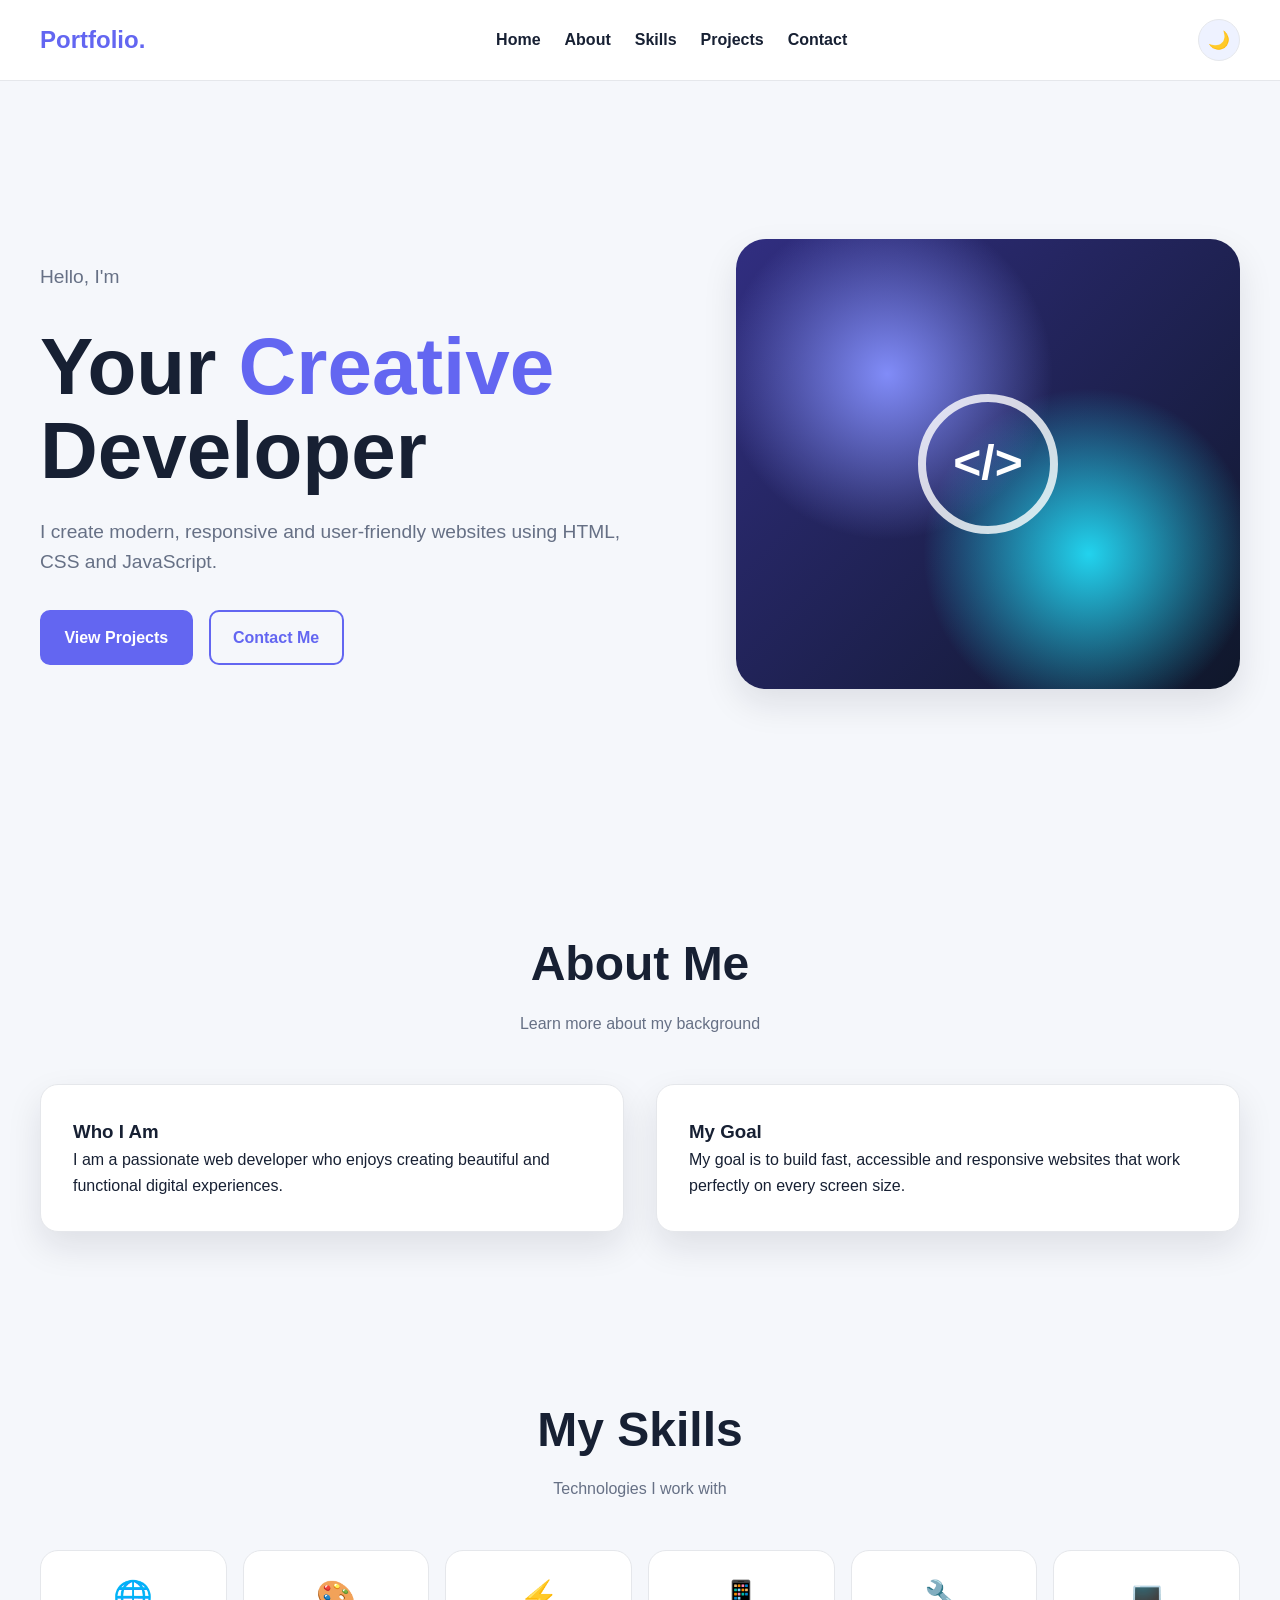
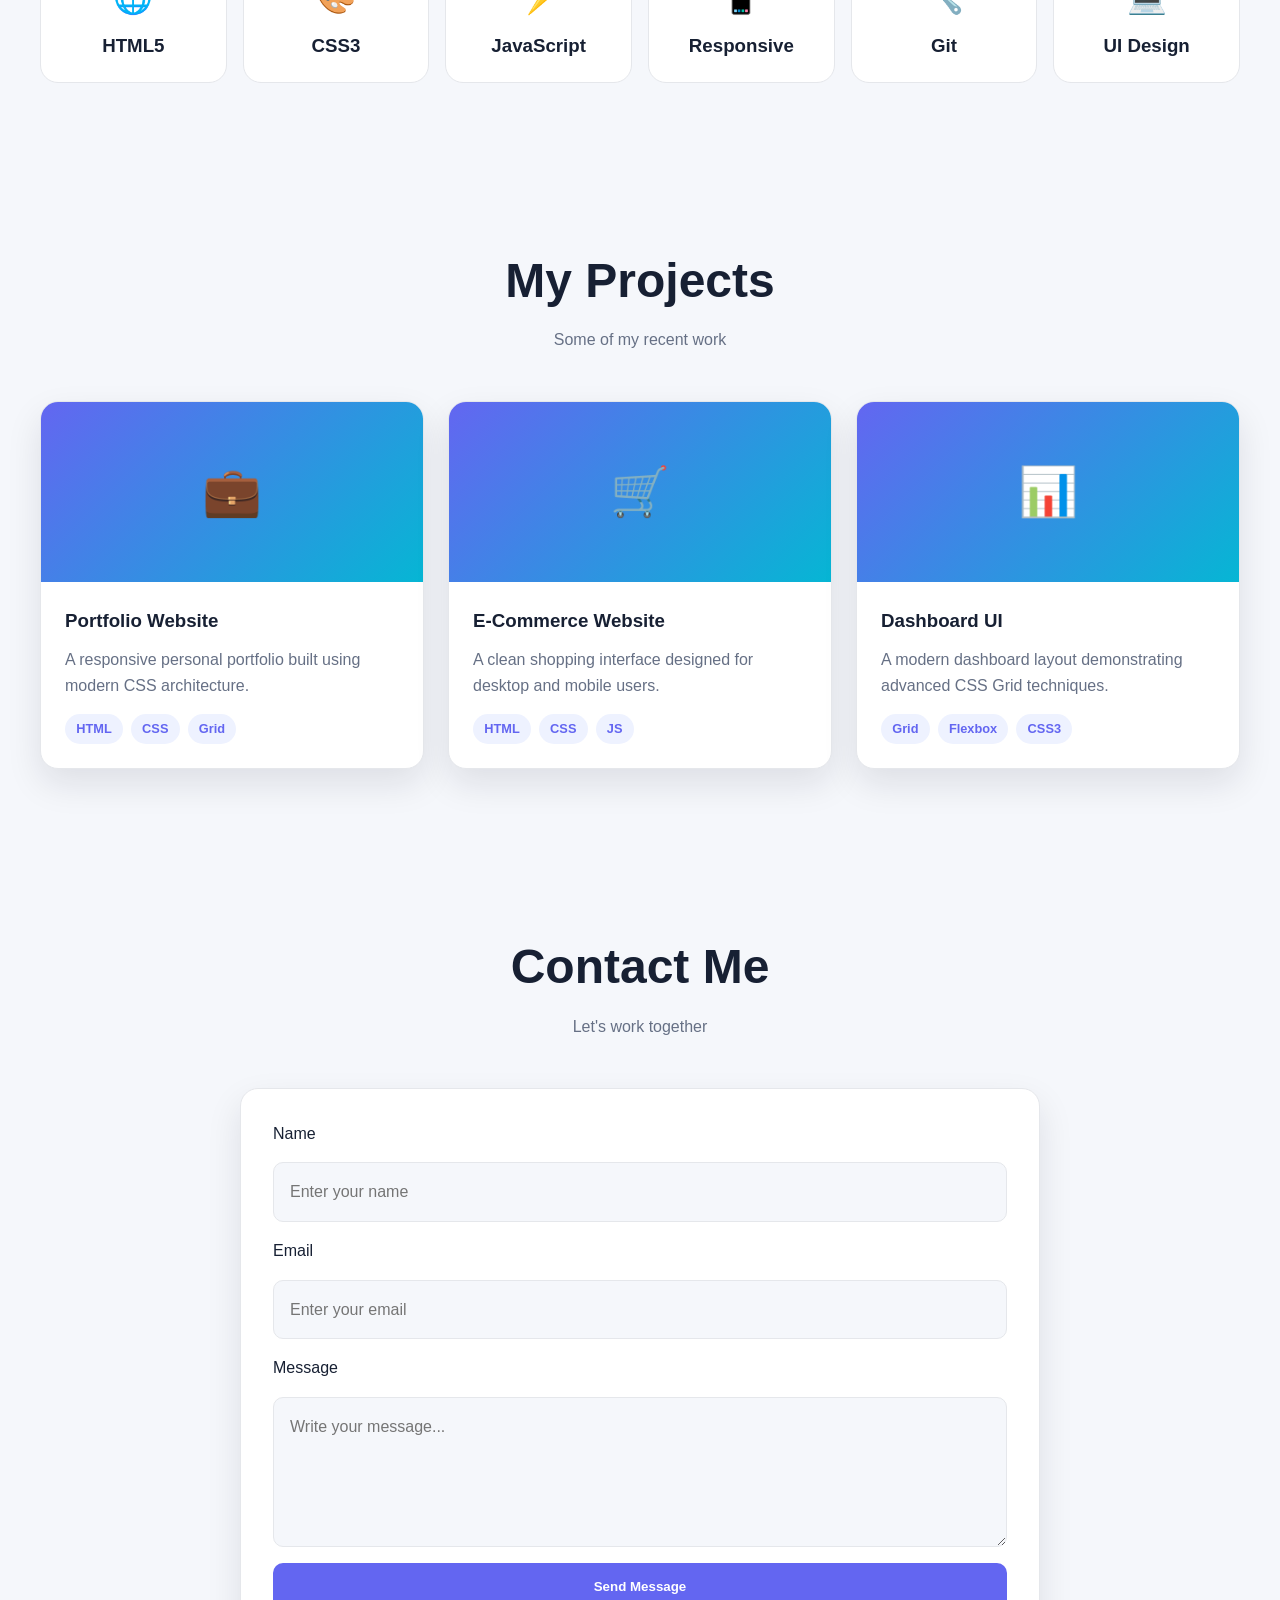
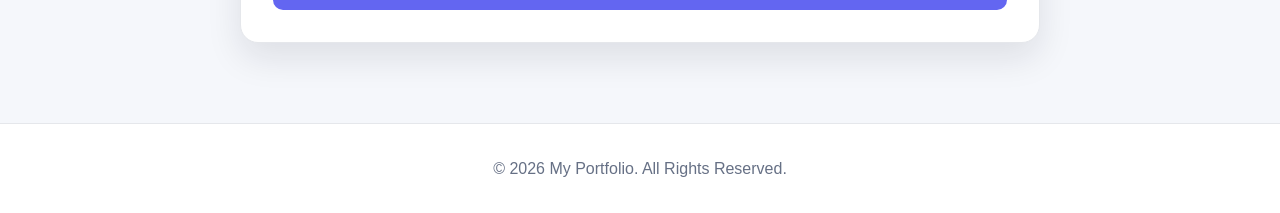
<file: portal/index.html>
<!DOCTYPE html>
<html lang="en">
<head>
    <meta charset="UTF-8">
    <meta name="viewport" content="width=device-width, initial-scale=1.0">

    <title>My Portfolio</title>

    <style>
        /* =========================
           CSS VARIABLES / THEME
        ========================== */
        :root {
            --bg: #f5f7fb;
            --surface: #ffffff;
            --surface-2: #eef2ff;
            --text: #172033;
            --muted: #667085;
            --primary: #6366f1;
            --primary-dark: #4f46e5;
            --accent: #06b6d4;
            --border: #e5e7eb;
            --shadow: 0 15px 35px rgba(15, 23, 42, 0.10);

            --radius: 18px;
            --max-width: 1200px;
        }

        /* Dark Theme */
        body.dark {
            --bg: #0f172a;
            --surface: #111827;
            --surface-2: #1e293b;
            --text: #f8fafc;
            --muted: #94a3b8;
            --primary: #818cf8;
            --primary-dark: #6366f1;
            --accent: #22d3ee;
            --border: #334155;
            --shadow: 0 15px 35px rgba(0, 0, 0, 0.35);
        }

        /* =========================
           RESET
        ========================== */
        * {
            margin: 0;
            padding: 0;
            box-sizing: border-box;
        }

        html {
            scroll-behavior: smooth;
        }

        body {
            font-family: Arial, Helvetica, sans-serif;
            background: var(--bg);
            color: var(--text);
            line-height: 1.6;
            transition: background 0.3s ease, color 0.3s ease;
        }

        img {
            max-width: 100%;
            display: block;
        }

        a {
            color: inherit;
            text-decoration: none;
        }

        /* =========================
           HEADER
        ========================== */
        header {
            position: sticky;
            top: 0;
            z-index: 1000;
            background: color-mix(in srgb, var(--surface) 92%, transparent);
            backdrop-filter: blur(12px);
            border-bottom: 1px solid var(--border);
        }

        .navbar {
            width: min(100% - 2rem, var(--max-width));
            margin: auto;
            min-height: 70px;

            display: flex;
            align-items: center;
            justify-content: space-between;
            gap: 1rem;
        }

        .logo {
            font-size: 1.5rem;
            font-weight: 800;
            color: var(--primary);
        }

        nav ul {
            list-style: none;
            display: flex;
            gap: 1.5rem;
            align-items: center;
        }

        nav a {
            font-weight: 600;
            transition: color 0.25s ease;
        }

        nav a:hover {
            color: var(--primary);
        }

        #themeButton {
            border: 1px solid var(--border);
            background: var(--surface-2);
            color: var(--text);
            border-radius: 50%;
            width: 42px;
            height: 42px;
            cursor: pointer;
            font-size: 1.1rem;
        }

        /* =========================
           HERO - CSS GRID
        ========================== */
        .hero {
            width: min(100% - 2rem, var(--max-width));
            margin: auto;
            min-height: 85vh;

            display: grid;
            grid-template-columns: 1fr;
            align-items: center;
            gap: 3rem;
            padding: 5rem 0;
        }

        .hero-content h1 {
            font-size: clamp(2.5rem, 8vw, 5rem);
            line-height: 1.05;
            margin-bottom: 1.5rem;
        }

        .hero-content h1 span {
            color: var(--primary);
        }

        .hero-content p {
            color: var(--muted);
            font-size: clamp(1rem, 2vw, 1.2rem);
            max-width: 650px;
            margin-bottom: 2rem;
        }

        .buttons {
            display: flex;
            flex-wrap: wrap;
            gap: 1rem;
        }

        .btn {
            padding: 0.8rem 1.4rem;
            border-radius: 10px;
            font-weight: 700;
            border: 2px solid var(--primary);
            transition: 0.3s ease;
        }

        .btn-primary {
            background: var(--primary);
            color: white;
        }

        .btn-primary:hover {
            background: var(--primary-dark);
            transform: translateY(-3px);
        }

        .btn-outline {
            color: var(--primary);
        }

        .btn-outline:hover {
            background: var(--primary);
            color: white;
        }

        /* Hero Graphic */
        .hero-graphic {
            min-height: 300px;
            border-radius: 30px;
            background:
                radial-gradient(circle at 30% 30%, #818cf8, transparent 35%),
                radial-gradient(circle at 70% 70%, #22d3ee, transparent 35%),
                linear-gradient(135deg, #312e81, #0f172a);

            display: grid;
            place-items: center;
            box-shadow: var(--shadow);
            animation: floating 5s ease-in-out infinite;
        }

        .hero-graphic div {
            width: 140px;
            height: 140px;
            border: 8px solid rgba(255,255,255,0.8);
            border-radius: 50%;
            display: grid;
            place-items: center;
            color: white;
            font-size: 3rem;
            font-weight: bold;
        }

        @keyframes floating {
            0%, 100% {
                transform: translateY(0);
            }
            50% {
                transform: translateY(-12px);
            }
        }

        /* =========================
           GENERAL SECTION
        ========================== */
        section {
            width: min(100% - 2rem, var(--max-width));
            margin: auto;
            padding: 5rem 0;
        }

        .section-title {
            text-align: center;
            margin-bottom: 3rem;
        }

        .section-title h2 {
            font-size: clamp(2rem, 5vw, 3rem);
            margin-bottom: 0.5rem;
        }

        .section-title p {
            color: var(--muted);
        }

        /* =========================
           ABOUT - GRID
        ========================== */
        .about-grid {
            display: grid;
            grid-template-columns: 1fr;
            gap: 2rem;
        }

        .about-card {
            background: var(--surface);
            padding: 2rem;
            border: 1px solid var(--border);
            border-radius: var(--radius);
            box-shadow: var(--shadow);
        }

        /* =========================
           SKILLS - GRID
        ========================== */
        .skills-grid {
            display: grid;
            grid-template-columns: repeat(2, 1fr);
            gap: 1rem;
        }

        .skill {
            background: var(--surface);
            padding: 1.3rem;
            border-radius: var(--radius);
            border: 1px solid var(--border);
            text-align: center;
            transition: transform 0.3s ease,
                        box-shadow 0.3s ease;
        }

        .skill:hover {
            transform: translateY(-6px);
            box-shadow: var(--shadow);
            border-color: var(--primary);
        }

        .skill-icon {
            font-size: 2rem;
            margin-bottom: 0.5rem;
        }

        /* =========================
           PROJECTS - TWO DIMENSIONAL GRID
        ========================== */
        .projects-grid {
            display: grid;
            grid-template-columns: 1fr;
            gap: 1.5rem;
        }

        .project {
            background: var(--surface);
            border: 1px solid var(--border);
            border-radius: var(--radius);
            overflow: hidden;
            box-shadow: var(--shadow);
            transition: transform 0.3s ease;
        }

        .project:hover {
            transform: translateY(-8px);
        }

        .project-image {
            min-height: 180px;
            display: grid;
            place-items: center;
            color: white;
            font-size: 3rem;
            background: linear-gradient(
                135deg,
                var(--primary),
                var(--accent)
            );
        }

        .project-content {
            padding: 1.5rem;
        }

        .project-content p {
            color: var(--muted);
            margin: 0.7rem 0 1rem;
        }

        .tags {
            display: flex;
            flex-wrap: wrap;
            gap: 0.5rem;
        }

        .tag {
            background: var(--surface-2);
            color: var(--primary);
            padding: 0.3rem 0.7rem;
            border-radius: 50px;
            font-size: 0.8rem;
            font-weight: bold;
        }

        /* =========================
           CONTACT
        ========================== */
        .contact-box {
            background: var(--surface);
            padding: 2rem;
            border-radius: var(--radius);
            border: 1px solid var(--border);
            box-shadow: var(--shadow);
        }

        form {
            display: grid;
            gap: 1rem;
        }

        input,
        textarea {
            width: 100%;
            padding: 1rem;
            border: 1px solid var(--border);
            border-radius: 10px;
            background: var(--bg);
            color: var(--text);
            font: inherit;
        }

        textarea {
            min-height: 150px;
            resize: vertical;
        }

        input:focus,
        textarea:focus {
            outline: 3px solid color-mix(
                in srgb,
                var(--primary) 25%,
                transparent
            );
            border-color: var(--primary);
        }

        button[type="submit"] {
            padding: 1rem;
            border: none;
            border-radius: 10px;
            background: var(--primary);
            color: white;
            font-weight: bold;
            cursor: pointer;
            transition: 0.3s ease;
        }

        button[type="submit"]:hover {
            background: var(--primary-dark);
            transform: translateY(-2px);
        }

        /* =========================
           FOOTER
        ========================== */
        footer {
            text-align: center;
            padding: 2rem;
            background: var(--surface);
            border-top: 1px solid var(--border);
            color: var(--muted);
        }

        /* =========================
           TABLET
        ========================== */
        @media (min-width: 600px) {

            .hero {
                grid-template-columns: 1.2fr 0.8fr;
            }

            .about-grid {
                grid-template-columns: 1fr 1fr;
            }

            .skills-grid {
                grid-template-columns: repeat(3, 1fr);
            }

            .projects-grid {
                grid-template-columns: repeat(2, 1fr);
            }

            .contact-box {
                max-width: 800px;
                margin: auto;
            }
        }

        /* =========================
           DESKTOP
        ========================== */
        @media (min-width: 900px) {

            .navbar {
                min-height: 80px;
            }

            .hero {
                grid-template-columns: 1.1fr 0.9fr;
                gap: 5rem;
            }

            .hero-graphic {
                min-height: 450px;
            }

            .skills-grid {
                grid-template-columns: repeat(6, 1fr);
            }

            .projects-grid {
                grid-template-columns: repeat(3, 1fr);
            }
        }

        /* =========================
           SMALL MOBILE
        ========================== */
        @media (max-width: 599px) {

            nav ul {
                display: none;
            }

            .hero {
                text-align: center;
            }

            .buttons {
                justify-content: center;
            }

            .hero-graphic {
                min-height: 260px;
            }
        }

        /* =========================
           ACCESSIBILITY
        ========================== */
        @media (prefers-reduced-motion: reduce) {
            *,
            *::before,
            *::after {
                scroll-behavior: auto !important;
                animation: none !important;
                transition: none !important;
            }
        }
    </style>
</head>

<body>

    <!-- ================= HEADER ================= -->
    <header>
        <div class="navbar">

            <a href="#" class="logo">Portfolio.</a>

            <nav aria-label="Main navigation">
                <ul>
                    <li><a href="#home">Home</a></li>
                    <li><a href="#about">About</a></li>
                    <li><a href="#skills">Skills</a></li>
                    <li><a href="#projects">Projects</a></li>
                    <li><a href="#contact">Contact</a></li>
                </ul>
            </nav>

            <button id="themeButton" aria-label="Toggle dark mode">
                🌙
            </button>

        </div>
    </header>


    <main>

        <!-- ================= HERO ================= -->
        <section id="home" class="hero">

            <div class="hero-content">
                <p>Hello, I'm</p>

                <h1>
                    Your <span>Creative</span><br>
                    Developer
                </h1>

                <p>
                    I create modern, responsive and user-friendly
                    websites using HTML, CSS and JavaScript.
                </p>

                <div class="buttons">
                    <a href="#projects" class="btn btn-primary">
                        View Projects
                    </a>

                    <a href="#contact" class="btn btn-outline">
                        Contact Me
                    </a>
                </div>
            </div>

            <div class="hero-graphic">
                <div>&lt;/&gt;</div>
            </div>

        </section>


        <!-- ================= ABOUT ================= -->
        <section id="about">

            <div class="section-title">
                <h2>About Me</h2>
                <p>Learn more about my background</p>
            </div>

            <div class="about-grid">

                <article class="about-card">
                    <h3>Who I Am</h3>
                    <p>
                        I am a passionate web developer who enjoys
                        creating beautiful and functional digital
                        experiences.
                    </p>
                </article>

                <article class="about-card">
                    <h3>My Goal</h3>
                    <p>
                        My goal is to build fast, accessible and
                        responsive websites that work perfectly on
                        every screen size.
                    </p>
                </article>

            </div>

        </section>


        <!-- ================= SKILLS ================= -->
        <section id="skills">

            <div class="section-title">
                <h2>My Skills</h2>
                <p>Technologies I work with</p>
            </div>

            <div class="skills-grid">

                <article class="skill">
                    <div class="skill-icon">🌐</div>
                    <h3>HTML5</h3>
                </article>

                <article class="skill">
                    <div class="skill-icon">🎨</div>
                    <h3>CSS3</h3>
                </article>

                <article class="skill">
                    <div class="skill-icon">⚡</div>
                    <h3>JavaScript</h3>
                </article>

                <article class="skill">
                    <div class="skill-icon">📱</div>
                    <h3>Responsive</h3>
                </article>

                <article class="skill">
                    <div class="skill-icon">🔧</div>
                    <h3>Git</h3>
                </article>

                <article class="skill">
                    <div class="skill-icon">💻</div>
                    <h3>UI Design</h3>
                </article>

            </div>

        </section>


        <!-- ================= PROJECTS ================= -->
        <section id="projects">

            <div class="section-title">
                <h2>My Projects</h2>
                <p>Some of my recent work</p>
            </div>

            <div class="projects-grid">

                <article class="project">

                    <div class="project-image">
                        💼
                    </div>

                    <div class="project-content">
                        <h3>Portfolio Website</h3>

                        <p>
                            A responsive personal portfolio
                            built using modern CSS architecture.
                        </p>

                        <div class="tags">
                            <span class="tag">HTML</span>
                            <span class="tag">CSS</span>
                            <span class="tag">Grid</span>
                        </div>
                    </div>

                </article>


                <article class="project">

                    <div class="project-image">
                        🛒
                    </div>

                    <div class="project-content">
                        <h3>E-Commerce Website</h3>

                        <p>
                            A clean shopping interface designed
                            for desktop and mobile users.
                        </p>

                        <div class="tags">
                            <span class="tag">HTML</span>
                            <span class="tag">CSS</span>
                            <span class="tag">JS</span>
                        </div>
                    </div>

                </article>


                <article class="project">

                    <div class="project-image">
                        📊
                    </div>

                    <div class="project-content">
                        <h3>Dashboard UI</h3>

                        <p>
                            A modern dashboard layout demonstrating
                            advanced CSS Grid techniques.
                        </p>

                        <div class="tags">
                            <span class="tag">Grid</span>
                            <span class="tag">Flexbox</span>
                            <span class="tag">CSS3</span>
                        </div>
                    </div>

                </article>

            </div>

        </section>


        <!-- ================= CONTACT ================= -->
        <section id="contact">

            <div class="section-title">
                <h2>Contact Me</h2>
                <p>Let's work together</p>
            </div>

            <div class="contact-box">

                <form onsubmit="sendMessage(event)">

                    <label for="name">Name</label>
                    <input
                        type="text"
                        id="name"
                        placeholder="Enter your name"
                        required
                    >

                    <label for="email">Email</label>
                    <input
                        type="email"
                        id="email"
                        placeholder="Enter your email"
                        required
                    >

                    <label for="message">Message</label>
                    <textarea
                        id="message"
                        placeholder="Write your message..."
                        required
                    ></textarea>

                    <button type="submit">
                        Send Message
                    </button>

                </form>

            </div>

        </section>

    </main>


    <!-- ================= FOOTER ================= -->
    <footer>
        <p>
            &copy; 2026 My Portfolio. All Rights Reserved.
        </p>
    </footer>


    <!-- ================= JAVASCRIPT ================= -->
    <script>

        // Dark / Light mode
        const themeButton = document.getElementById("themeButton");

        themeButton.addEventListener("click", () => {

            document.body.classList.toggle("dark");

            if (document.body.classList.contains("dark")) {
                themeButton.textContent = "☀️";
            } else {
                themeButton.textContent = "🌙";
            }

        });


        // Contact form
        function sendMessage(event) {

            event.preventDefault();

            const name = document.getElementById("name").value;

            alert(
                "Thank you, " + name + "! Your message has been received."
            );

            event.target.reset();
        }

    </script>

</body>
</html>
</file>
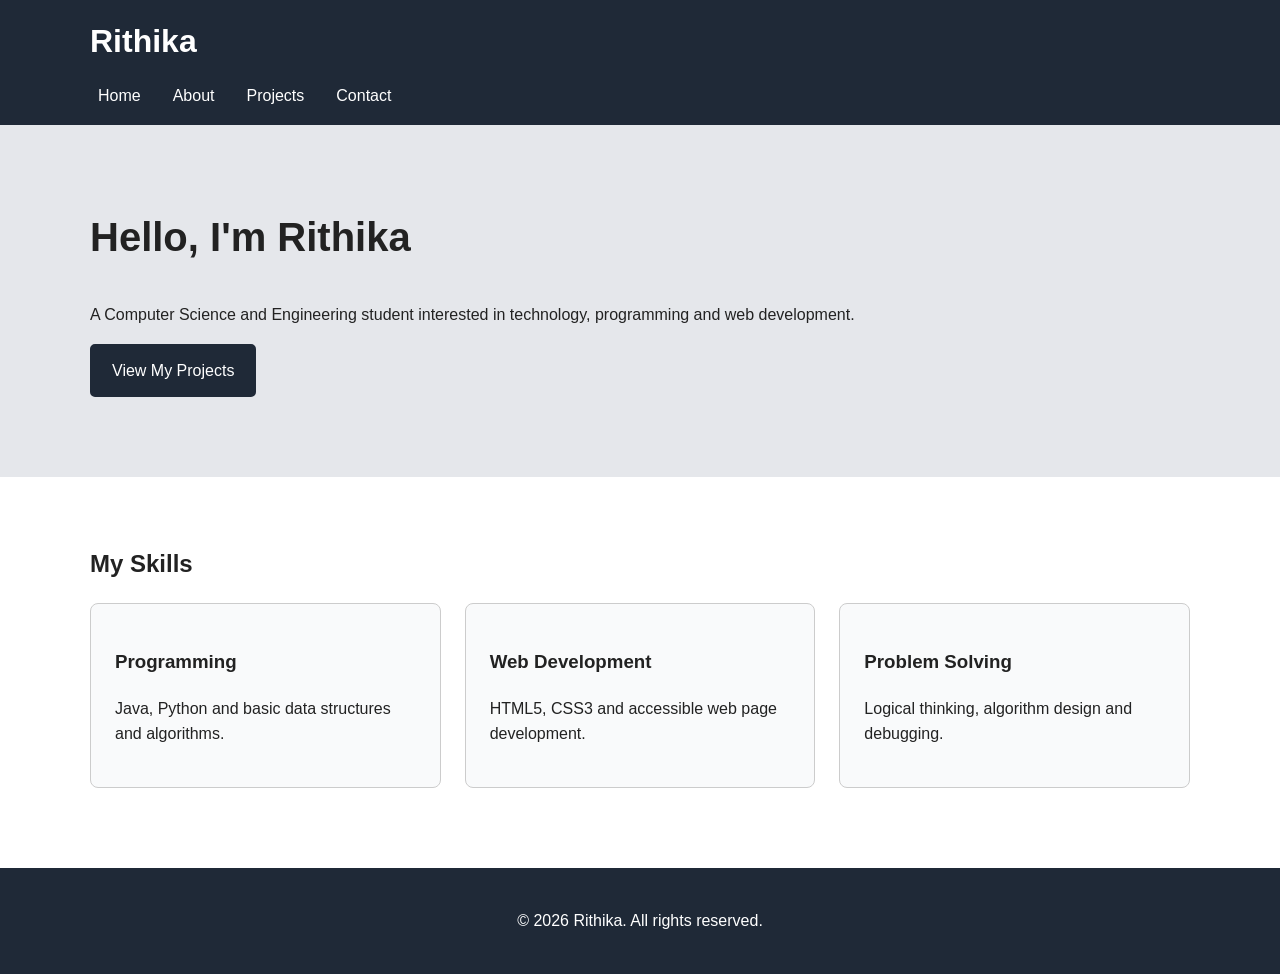
<file: portfolio/index.html>
<!DOCTYPE html>
<html lang="en">
<head>
    <meta charset="UTF-8">
    <meta name="viewport" content="width=device-width, initial-scale=1.0">

    <title>Rithika | CSE Student Portfolio</title>

    <meta name="description"
          content="Rithika's personal portfolio showcasing skills, projects, education and contact information.">
    <meta name="author" content="Rithika">
    <meta name="keywords"
          content="Rithika, portfolio, CSE student, computer science, web development">

    <link rel="stylesheet" href="style.css">
</head>

<body>

<a class="skip-link" href="#main-content">Skip to main content</a>

<header class="site-header">
    <div class="container">
        <h1>Rithika</h1>

        <nav aria-label="Primary navigation">
            <ul class="nav-list">
                <li><a href="index.html" aria-current="page">Home</a></li>
                <li><a href="about.html">About</a></li>
                <li><a href="projects.html">Projects</a></li>
                <li><a href="contact.html">Contact</a></li>
            </ul>
        </nav>
    </div>
</header>

<main id="main-content">

    <section class="hero" aria-labelledby="hero-title">
        <div class="container">
            <h2 id="hero-title">Hello, I'm Rithika</h2>

            <p>
                A Computer Science and Engineering student interested in
                technology, programming and web development.
            </p>

            <a class="button" href="projects.html">View My Projects</a>
        </div>
    </section>

    <section class="content-section" aria-labelledby="skills-title">
        <div class="container">
            <h2 id="skills-title">My Skills</h2>

            <div class="card-grid">
                <article class="card">
                    <h3>Programming</h3>
                    <p>Java, Python and basic data structures and algorithms.</p>
                </article>

                <article class="card">
                    <h3>Web Development</h3>
                    <p>HTML5, CSS3 and accessible web page development.</p>
                </article>

                <article class="card">
                    <h3>Problem Solving</h3>
                    <p>Logical thinking, algorithm design and debugging.</p>
                </article>
            </div>
        </div>
    </section>

</main>

<footer class="site-footer">
    <div class="container">
        <p>&copy; 2026 Rithika. All rights reserved.</p>
    </div>
</footer>

</body>
</html>
</file>
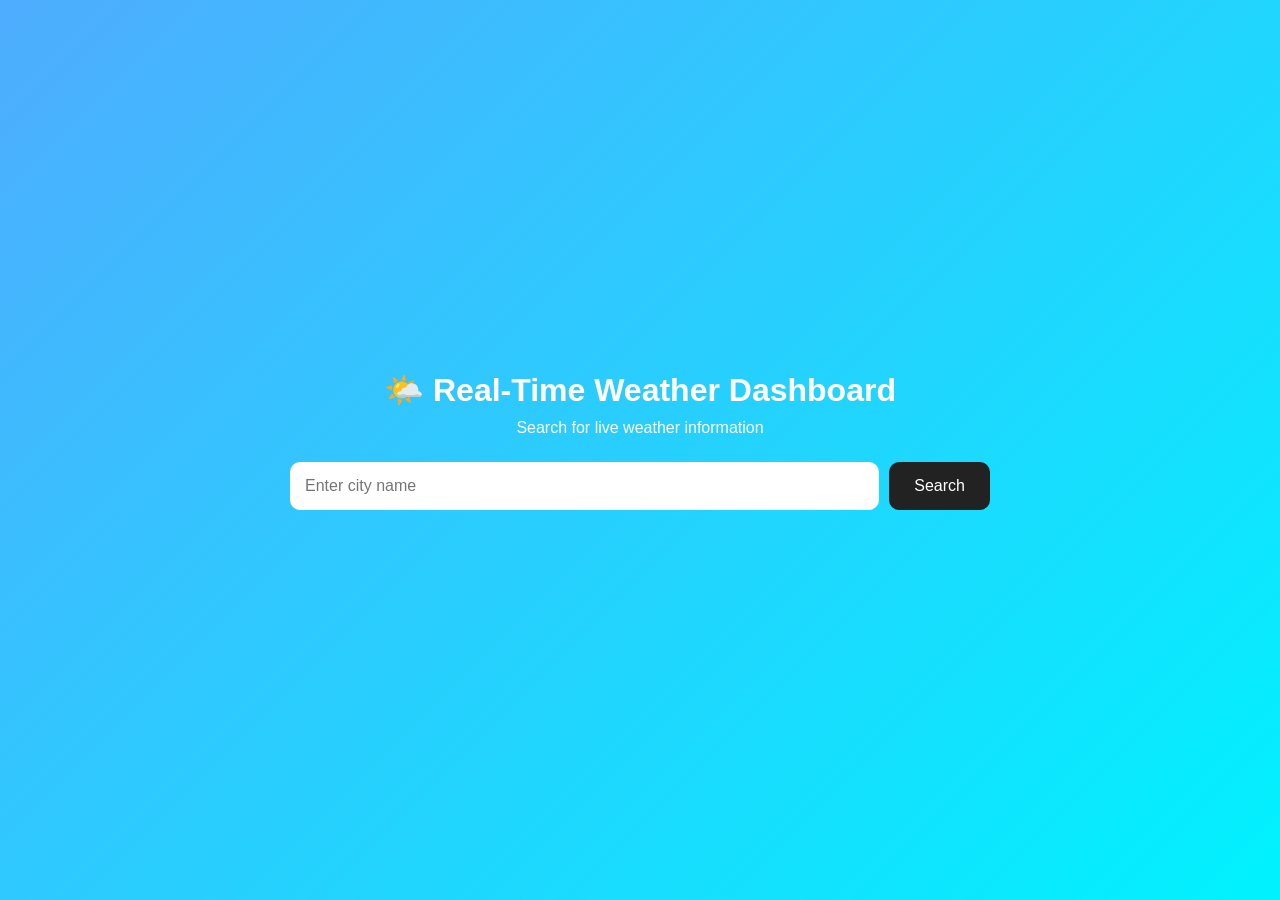
<file: asynchronous/java.html>
<!DOCTYPE html>
<html lang="en">

<head>
    <meta charset="UTF-8">

    <meta name="viewport"
          content="width=device-width, initial-scale=1.0">

    <title>Real-Time Weather Dashboard</title>

    <style>
        * {
            margin: 0;
            padding: 0;
            box-sizing: border-box;
        }

        body {
            font-family: Arial, sans-serif;
            min-height: 100vh;
            background: linear-gradient(135deg, #4facfe, #00f2fe);

            display: flex;
            justify-content: center;
            align-items: center;

            padding: 20px;
        }

        .container {
            width: 100%;
            max-width: 700px;
            text-align: center;
        }

        h1 {
            color: white;
            margin-bottom: 10px;
        }

        .subtitle {
            color: white;
            margin-bottom: 25px;
        }

        /* Search Box */

        .search-box {
            display: flex;
            gap: 10px;
            margin-bottom: 20px;
        }

        .search-box input {
            flex: 1;
            padding: 15px;

            border: none;
            border-radius: 10px;

            font-size: 16px;
            outline: none;
        }

        .search-box button {
            padding: 15px 25px;

            border: none;
            border-radius: 10px;

            background: #222;
            color: white;

            font-size: 16px;
            cursor: pointer;
        }

        .search-box button:hover {
            background: #444;
        }

        /* Message */

        #message {
            color: white;
            font-weight: bold;
            margin-bottom: 15px;
        }

        /* Weather Card */

        .weather-card {
            background: white;

            border-radius: 20px;

            padding: 30px;

            box-shadow:
                0 10px 30px rgba(0, 0, 0, 0.2);
        }

        .hidden {
            display: none;
        }

        .location h2 {
            font-size: 30px;
            color: #222;
        }

        .location p {
            color: #666;
            margin-top: 5px;
        }

        /* Main Weather */

        .weather-main {
            display: flex;
            justify-content: center;
            align-items: center;

            gap: 40px;

            margin: 30px 0;
        }

        .temperature {
            font-size: 60px;
            font-weight: bold;
            color: #2196f3;
        }

        #weatherDescription {
            font-size: 18px;
            font-weight: bold;
        }

        #weatherIcon {
            font-size: 45px;
            margin-top: 10px;
        }

        /* Weather Details */

        .weather-details {
            display: grid;

            grid-template-columns: repeat(2, 1fr);

            gap: 15px;
        }

        .weather-item {
            background: #f2f8fc;

            padding: 20px;

            border-radius: 15px;
        }

        .weather-item span {
            font-size: 30px;
        }

        .weather-item h3 {
            margin: 8px 0;
            color: #444;
        }

        .weather-item p {
            font-size: 20px;
            font-weight: bold;
            color: #2196f3;
        }

        .updated {
            margin-top: 25px;
            color: #777;
            font-size: 14px;
        }

        /* Mobile Design */

        @media (max-width: 600px) {

            h1 {
                font-size: 25px;
            }

            .search-box {
                flex-direction: column;
            }

            .search-box button {
                width: 100%;
            }

            .weather-main {
                flex-direction: column;
                gap: 10px;
            }

            .weather-details {
                grid-template-columns: 1fr;
            }
        }
    </style>
</head>

<body>

    <div class="container">

        <h1>🌤️ Real-Time Weather Dashboard</h1>

        <p class="subtitle">
            Search for live weather information
        </p>

        <!-- Search Section -->

        <div class="search-box">

            <input
                type="text"
                id="cityInput"
                placeholder="Enter city name">

            <button onclick="searchWeather()">
                Search
            </button>

        </div>

        <!-- Error / Loading Message -->

        <div id="message"></div>

        <!-- Weather Card -->

        <div id="weatherCard"
             class="weather-card hidden">

            <div class="location">

                <h2 id="cityName">--</h2>

                <p id="countryName">--</p>

            </div>

            <!-- Temperature -->

            <div class="weather-main">

                <div class="temperature">

                    <span id="temperature">
                        --
                    </span>°C

                </div>

                <div>

                    <p id="weatherDescription">
                        --
                    </p>

                    <p id="weatherIcon">
                        🌤️
                    </p>

                </div>

            </div>

            <!-- Weather Details -->

            <div class="weather-details">

                <div class="weather-item">

                    <span>💧</span>

                    <h3>Humidity</h3>

                    <p id="humidity">
                        --%
                    </p>

                </div>

                <div class="weather-item">

                    <span>💨</span>

                    <h3>Wind Speed</h3>

                    <p id="windSpeed">
                        -- km/h
                    </p>

                </div>

                <div class="weather-item">

                    <span>🌡️</span>

                    <h3>Feels Like</h3>

                    <p id="feelsLike">
                        --°C
                    </p>

                </div>

                <div class="weather-item">

                    <span>📊</span>

                    <h3>Pressure</h3>

                    <p id="pressure">
                        -- hPa
                    </p>

                </div>

            </div>

            <div class="updated">

                Last Updated:
                <span id="updatedTime">
                    --
                </span>

            </div>

        </div>

    </div>


    <script>

        // Weather code descriptions

        const weatherCodes = {

            0: ["Clear Sky", "☀️"],

            1: ["Mainly Clear", "🌤️"],

            2: ["Partly Cloudy", "⛅"],

            3: ["Overcast", "☁️"],

            45: ["Fog", "🌫️"],

            48: ["Fog", "🌫️"],

            51: ["Light Drizzle", "🌦️"],

            53: ["Moderate Drizzle", "🌦️"],

            55: ["Heavy Drizzle", "🌧️"],

            61: ["Light Rain", "🌦️"],

            63: ["Moderate Rain", "🌧️"],

            65: ["Heavy Rain", "🌧️"],

            71: ["Light Snow", "🌨️"],

            73: ["Moderate Snow", "❄️"],

            75: ["Heavy Snow", "❄️"],

            80: ["Rain Showers", "🌦️"],

            81: ["Moderate Rain Showers", "🌧️"],

            82: ["Heavy Rain Showers", "⛈️"],

            95: ["Thunderstorm", "⛈️"],

            96: ["Thunderstorm with Hail", "⛈️"],

            99: ["Heavy Thunderstorm", "⛈️"]

        };


        // Main function

        async function searchWeather() {

            const city =
                document.getElementById("cityInput")
                .value
                .trim();

            const message =
                document.getElementById("message");

            const weatherCard =
                document.getElementById("weatherCard");


            // Check empty input

            if (city === "") {

                message.textContent =
                    "Please enter a city name.";

                return;
            }


            message.textContent =
                "Loading weather data...";

            weatherCard.classList.add("hidden");


            try {

                // Get city coordinates

                const locationURL =
                    "https://geocoding-api.open-meteo.com/v1/search"
                    + "?name="
                    + encodeURIComponent(city)
                    + "&count=1"
                    + "&language=en"
                    + "&format=json";


                const locationResponse =
                    await fetch(locationURL);


                // Check HTTP error

                if (!locationResponse.ok) {

                    throw new Error(
                        "Unable to find the city."
                    );
                }


                // Convert response to JSON

                const locationData =
                    await locationResponse.json();


                // Check city exists

                if (!locationData.results) {

                    throw new Error(
                        "City not found."
                    );
                }


                const location =
                    locationData.results[0];


                // Get latitude and longitude

                const latitude =
                    location.latitude;

                const longitude =
                    location.longitude;


                // Weather API

                const weatherURL =
                    "https://api.open-meteo.com/v1/forecast"
                    + "?latitude=" + latitude
                    + "&longitude=" + longitude
                    + "&current="
                    + "temperature_2m,"
                    + "relative_humidity_2m,"
                    + "apparent_temperature,"
                    + "pressure_msl,"
                    + "wind_speed_10m,"
                    + "weather_code"
                    + "&timezone=auto";


                const weatherResponse =
                    await fetch(weatherURL);


                if (!weatherResponse.ok) {

                    throw new Error(
                        "Unable to fetch weather data."
                    );
                }


                // Convert JSON response

                const weatherData =
                    await weatherResponse.json();


                // Display weather

                displayWeather(
                    location,
                    weatherData
                );


                message.textContent = "";


            }

            catch (error) {

                console.error(error);

                message.textContent =
                    "Error: " + error.message;

            }

        }


        // Display weather data

        function displayWeather(
            location,
            weatherData
        ) {

            // Access nested JSON object

            const current =
                weatherData.current;


            document.getElementById(
                "cityName"
            ).textContent =
                location.name;


            document.getElementById(
                "countryName"
            ).textContent =
                location.country;


            document.getElementById(
                "temperature"
            ).textContent =
                Math.round(
                    current.temperature_2m
                );


            document.getElementById(
                "humidity"
            ).textContent =
                current.relative_humidity_2m
                + "%";


            document.getElementById(
                "windSpeed"
            ).textContent =
                current.wind_speed_10m
                + " km/h";


            document.getElementById(
                "feelsLike"
            ).textContent =
                Math.round(
                    current.apparent_temperature
                )
                + "°C";


            document.getElementById(
                "pressure"
            ).textContent =
                Math.round(
                    current.pressure_msl
                )
                + " hPa";


            // Weather description

            const code =
                current.weather_code;


            const weatherInfo =
                weatherCodes[code]
                || ["Unknown", "🌡️"];


            document.getElementById(
                "weatherDescription"
            ).textContent =
                weatherInfo[0];


            document.getElementById(
                "weatherIcon"
            ).textContent =
                weatherInfo[1];


            // Last updated time

            document.getElementById(
                "updatedTime"
            ).textContent =
                new Date(
                    current.time
                ).toLocaleString();


            // Show weather card

            document.getElementById(
                "weatherCard"
            ).classList.remove("hidden");

        }

    </script>

</body>

</html>
</file>
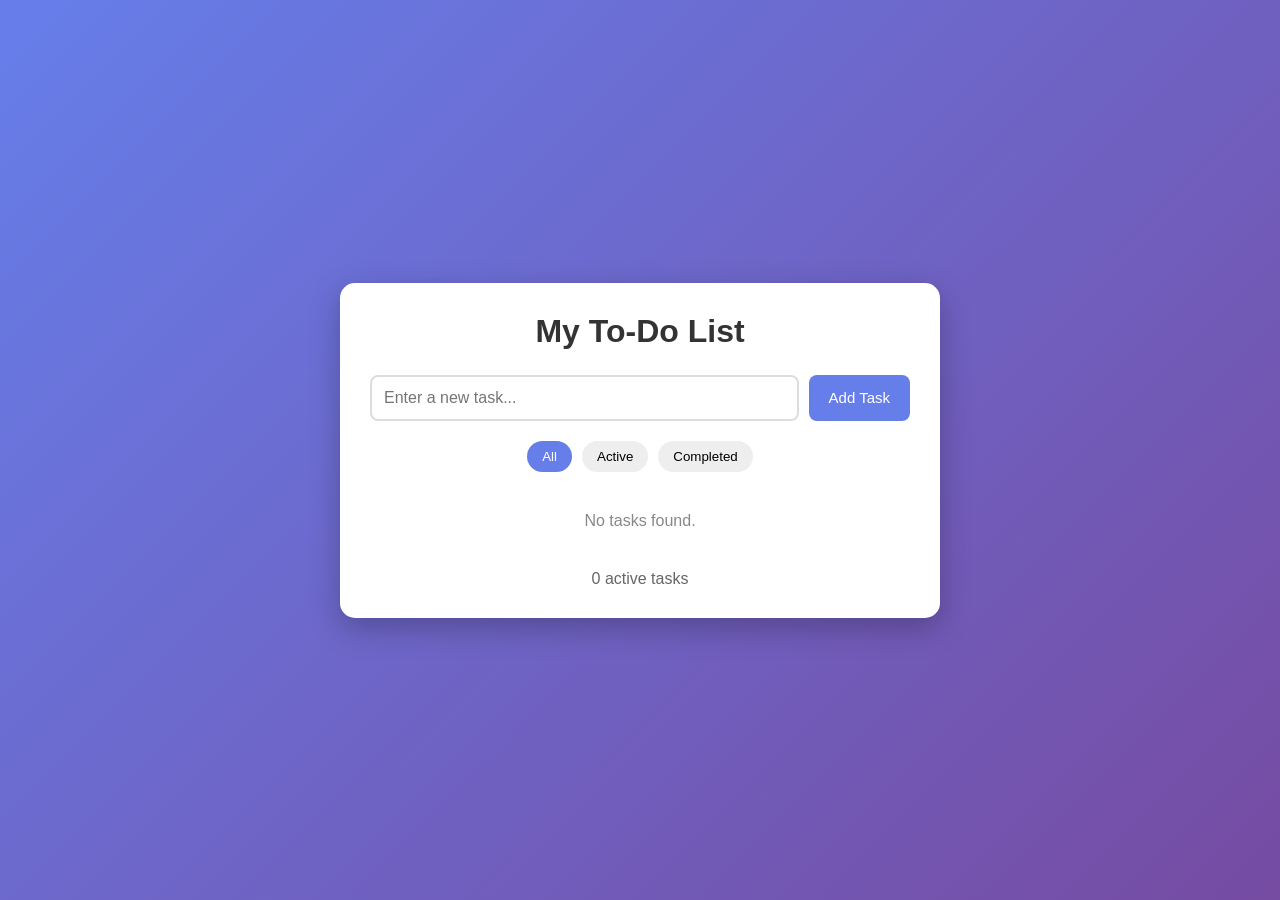
<file: javascript/todoform.html>
<!DOCTYPE html>
<html lang="en">
<head>
    <meta charset="UTF-8">
    <meta name="viewport" content="width=device-width, initial-scale=1.0">
    <title>JavaScript To-Do List</title>

    <style>
        * {
            box-sizing: border-box;
            margin: 0;
            padding: 0;
        }

        body {
            font-family: Arial, sans-serif;
            background: linear-gradient(135deg, #667eea, #764ba2);
            min-height: 100vh;
            display: flex;
            justify-content: center;
            align-items: center;
            padding: 20px;
        }

        .todo-container {
            width: 100%;
            max-width: 600px;
            background: white;
            border-radius: 15px;
            padding: 30px;
            box-shadow: 0 10px 30px rgba(0, 0, 0, 0.25);
        }

        h1 {
            text-align: center;
            color: #333;
            margin-bottom: 25px;
        }

        .input-area {
            display: flex;
            gap: 10px;
            margin-bottom: 20px;
        }

        #taskInput {
            flex: 1;
            padding: 12px;
            border: 2px solid #ddd;
            border-radius: 8px;
            font-size: 16px;
            outline: none;
        }

        #taskInput:focus {
            border-color: #667eea;
        }

        #addBtn {
            border: none;
            background: #667eea;
            color: white;
            padding: 12px 20px;
            border-radius: 8px;
            cursor: pointer;
            font-size: 15px;
        }

        #addBtn:hover {
            background: #5568d8;
        }

        .filters {
            display: flex;
            justify-content: center;
            gap: 10px;
            margin-bottom: 20px;
        }

        .filter-btn {
            border: none;
            padding: 8px 15px;
            border-radius: 20px;
            cursor: pointer;
            background: #eee;
        }

        .filter-btn.active {
            background: #667eea;
            color: white;
        }

        #taskList {
            list-style: none;
        }

        .task {
            display: flex;
            align-items: center;
            gap: 10px;
            padding: 12px;
            border-bottom: 1px solid #eee;
        }

        .task span {
            flex: 1;
            font-size: 16px;
        }

        .task.completed span {
            text-decoration: line-through;
            color: #999;
        }

        .task button {
            border: none;
            padding: 7px 10px;
            border-radius: 6px;
            cursor: pointer;
        }

        .edit-btn {
            background: #ffc107;
        }

        .delete-btn {
            background: #dc3545;
            color: white;
        }

        .empty {
            text-align: center;
            color: #888;
            padding: 20px;
        }

        .task-count {
            text-align: center;
            margin-top: 20px;
            color: #666;
        }

        @media (max-width: 500px) {
            .todo-container {
                padding: 20px;
            }

            .input-area {
                flex-direction: column;
            }

            #addBtn {
                width: 100%;
            }

            .task {
                flex-wrap: wrap;
            }
        }
    </style>
</head>

<body>

    <div class="todo-container">
        <h1>My To-Do List</h1>

        <!-- Create -->
        <div class="input-area">
            <input
                type="text"
                id="taskInput"
                placeholder="Enter a new task..."
            >
            <button id="addBtn">Add Task</button>
        </div>

        <!-- Filters -->
        <div class="filters">
            <button class="filter-btn active" data-filter="all">All</button>
            <button class="filter-btn" data-filter="active">Active</button>
            <button class="filter-btn" data-filter="completed">Completed</button>
        </div>

        <!-- Read -->
        <ul id="taskList"></ul>

        <p class="task-count" id="taskCount"></p>
    </div>

    <script>
        // ==============================
        // STATE MANAGEMENT
        // ==============================

        let tasks = JSON.parse(localStorage.getItem("tasks")) || [];
        let currentFilter = "all";

        const taskInput = document.getElementById("taskInput");
        const addBtn = document.getElementById("addBtn");
        const taskList = document.getElementById("taskList");
        const taskCount = document.getElementById("taskCount");
        const filterButtons = document.querySelectorAll(".filter-btn");


        // ==============================
        // SAVE DATA TO LOCAL STORAGE
        // ==============================

        function saveTasks() {
            localStorage.setItem("tasks", JSON.stringify(tasks));
        }


        // ==============================
        // CREATE TASK
        // ==============================

        function addTask() {
            const text = taskInput.value.trim();

            if (text === "") {
                alert("Please enter a task.");
                return;
            }

            const newTask = {
                id: Date.now(),
                text: text,
                completed: false
            };

            tasks.push(newTask);

            saveTasks();
            renderTasks();

            taskInput.value = "";
            taskInput.focus();
        }


        // ==============================
        // READ / DISPLAY TASKS
        // ==============================

        function renderTasks() {

            taskList.innerHTML = "";

            let filteredTasks = tasks;

            if (currentFilter === "active") {
                filteredTasks = tasks.filter(task => !task.completed);
            }

            if (currentFilter === "completed") {
                filteredTasks = tasks.filter(task => task.completed);
            }

            if (filteredTasks.length === 0) {
                taskList.innerHTML =
                    `<li class="empty">No tasks found.</li>`;
            }

            filteredTasks.forEach(task => {

                const li = document.createElement("li");
                li.className = "task";

                if (task.completed) {
                    li.classList.add("completed");
                }

                li.dataset.id = task.id;

                li.innerHTML = `
                    <input
                        type="checkbox"
                        class="complete-checkbox"
                        ${task.completed ? "checked" : ""}
                    >

                    <span>${escapeHTML(task.text)}</span>

                    <button class="edit-btn">Edit</button>

                    <button class="delete-btn">Delete</button>
                `;

                taskList.appendChild(li);
            });

            updateTaskCount();
        }


        // ==============================
        // UPDATE TASK
        // ==============================

        function toggleTask(id) {

            const task = tasks.find(task => task.id === id);

            if (task) {
                task.completed = !task.completed;
            }

            saveTasks();
            renderTasks();
        }


        function editTask(id) {

            const task = tasks.find(task => task.id === id);

            if (!task) return;

            const newText = prompt("Edit task:", task.text);

            if (newText !== null && newText.trim() !== "") {

                task.text = newText.trim();

                saveTasks();
                renderTasks();
            }
        }


        // ==============================
        // DELETE TASK
        // ==============================

        function deleteTask(id) {

            tasks = tasks.filter(task => task.id !== id);

            saveTasks();
            renderTasks();
        }


        // ==============================
        // FILTER TASKS
        // ==============================

        filterButtons.forEach(button => {

            button.addEventListener("click", () => {

                filterButtons.forEach(btn =>
                    btn.classList.remove("active")
                );

                button.classList.add("active");

                currentFilter = button.dataset.filter;

                renderTasks();
            });

        });


        // ==============================
        // EVENT DELEGATION
        // ==============================

        taskList.addEventListener("click", (event) => {

            const taskElement = event.target.closest(".task");

            if (!taskElement) return;

            const id = Number(taskElement.dataset.id);

            if (event.target.classList.contains("delete-btn")) {
                deleteTask(id);
            }

            if (event.target.classList.contains("edit-btn")) {
                editTask(id);
            }
        });


        // Checkbox event delegation
        taskList.addEventListener("change", (event) => {

            if (event.target.classList.contains("complete-checkbox")) {

                const taskElement = event.target.closest(".task");

                const id = Number(taskElement.dataset.id);

                toggleTask(id);
            }
        });


        // ==============================
        // ADD TASK EVENTS
        // ==============================

        addBtn.addEventListener("click", addTask);

        taskInput.addEventListener("keydown", (event) => {

            if (event.key === "Enter") {
                addTask();
            }

        });


        // ==============================
        // TASK COUNTER
        // ==============================

        function updateTaskCount() {

            const activeTasks =
                tasks.filter(task => !task.completed).length;

            taskCount.textContent =
                `${activeTasks} active task${activeTasks !== 1 ? "s" : ""}`;
        }


        // ==============================
        // SECURITY HELPER
        // ==============================

        function escapeHTML(text) {

            const div = document.createElement("div");

            div.textContent = text;

            return div.innerHTML;
        }


        // ==============================
        // INITIAL RENDER
        // ==============================

        renderTasks();

    </script>

</body>
</html>
</file>
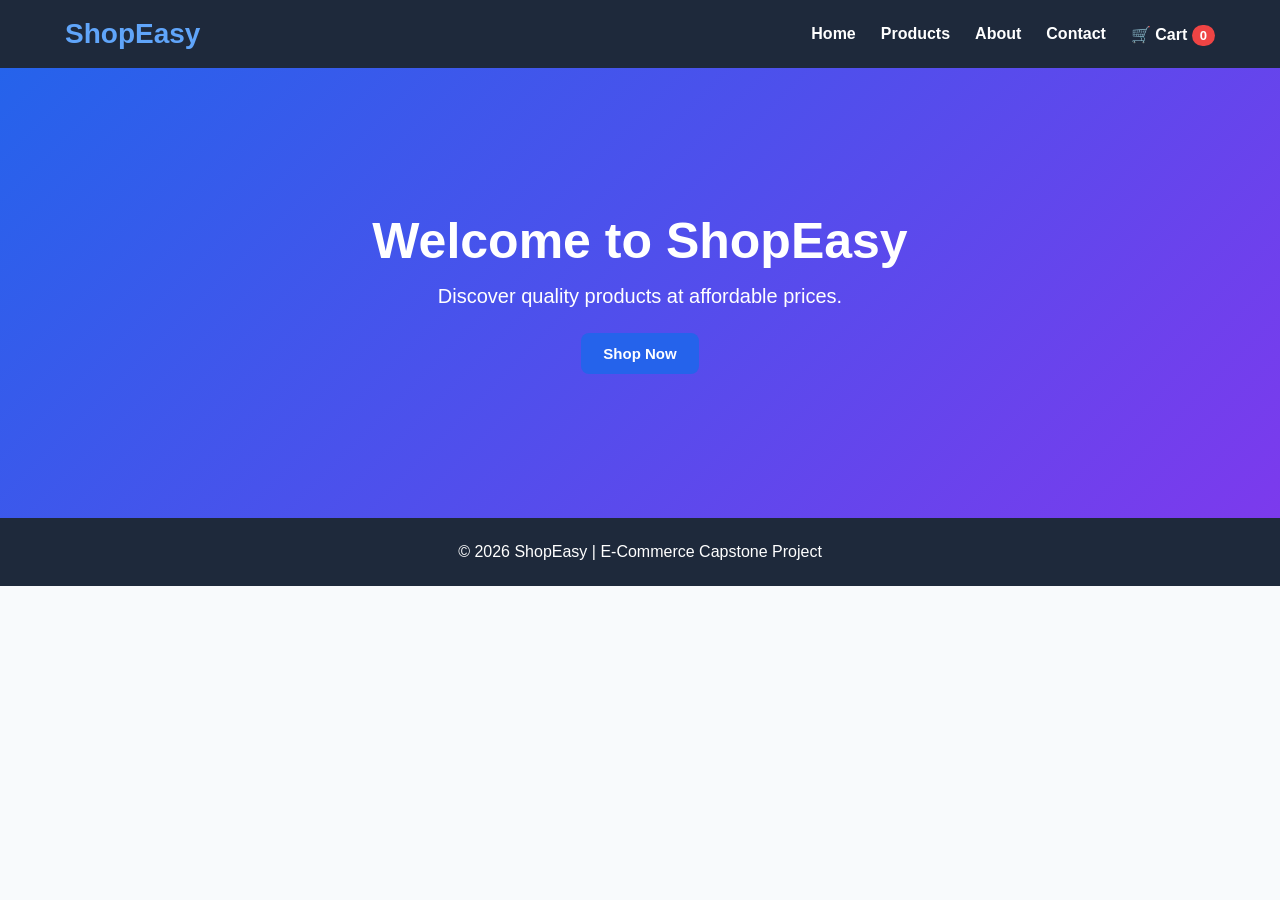
<file: portal1/full stack.html>
<!DOCTYPE html>
<html lang="en">

<head>

    <meta charset="UTF-8">

    <meta name="viewport"
          content="width=device-width, initial-scale=1.0">

    <meta name="description"
          content="ShopEasy E-Commerce Product Catalog">

    <title>ShopEasy - E-Commerce Store</title>

    <style>

        /* =========================
           GLOBAL STYLES
        ========================= */

        * {
            margin: 0;
            padding: 0;
            box-sizing: border-box;
        }

        :root {
            --primary: #2563eb;
            --dark: #1e293b;
            --light: #f8fafc;
            --white: #ffffff;
            --danger: #dc2626;
        }

        body {
            font-family: Arial, sans-serif;
            background: var(--light);
            color: #222;
            min-height: 100vh;
        }

        /* =========================
           NAVIGATION
        ========================= */

        header {
            background: var(--dark);
            position: sticky;
            top: 0;
            z-index: 1000;
        }

        .navbar {
            max-width: 1200px;
            margin: auto;

            padding: 18px 25px;

            display: flex;
            justify-content: space-between;
            align-items: center;
        }

        .logo {
            color: #60a5fa;
            font-size: 28px;
        }

        .nav-links {
            display: flex;
            gap: 25px;
            align-items: center;
        }

        .nav-links a {
            color: white;
            text-decoration: none;
            font-weight: bold;
        }

        .nav-links a:hover {
            color: #60a5fa;
        }

        #cartCount {
            background: #ef4444;
            color: white;

            padding: 3px 8px;

            border-radius: 20px;

            font-size: 13px;
        }

        /* =========================
           HERO SECTION
        ========================= */

        .hero {
            min-height: 450px;

            display: flex;
            flex-direction: column;

            justify-content: center;
            align-items: center;

            text-align: center;

            padding: 30px;

            color: white;

            background:
                linear-gradient(
                    135deg,
                    #2563eb,
                    #7c3aed
                );
        }

        .hero h2 {
            font-size: 50px;
            margin-bottom: 15px;
        }

        .hero p {
            font-size: 20px;
            margin-bottom: 25px;
        }

        /* =========================
           BUTTON
        ========================= */

        .btn {
            display: inline-block;

            border: none;
            border-radius: 8px;

            padding: 12px 22px;

            background: var(--primary);
            color: white;

            font-size: 15px;
            font-weight: bold;

            cursor: pointer;

            text-decoration: none;

            transition: 0.3s;
        }

        .btn:hover {
            background: #1d4ed8;
            transform: translateY(-2px);
        }

        .delete-btn {
            background: var(--danger);
        }

        .delete-btn:hover {
            background: #b91c1c;
        }

        /* =========================
           PRODUCTS
        ========================= */

        .products-section {
            max-width: 1200px;

            margin: auto;

            padding: 60px 25px;
        }

        .products-section h2 {
            text-align: center;

            font-size: 35px;

            margin-bottom: 30px;
        }

        .search-box {
            display: block;

            width: 100%;
            max-width: 500px;

            margin: 0 auto 40px;

            padding: 15px;

            border: 1px solid #ddd;

            border-radius: 10px;

            font-size: 16px;

            outline: none;
        }

        .search-box:focus {
            border-color: var(--primary);
        }

        .product-grid {
            display: grid;

            grid-template-columns:
                repeat(
                    auto-fit,
                    minmax(230px, 1fr)
                );

            gap: 25px;
        }

        .product-card {
            background: white;

            border-radius: 15px;

            padding: 20px;

            box-shadow:
                0 5px 20px
                rgba(0, 0, 0, 0.08);

            transition: 0.3s;

            text-align: center;
        }

        .product-card:hover {
            transform: translateY(-7px);

            box-shadow:
                0 10px 25px
                rgba(0, 0, 0, 0.15);
        }

        .product-card img {
            width: 100%;

            height: 200px;

            object-fit: contain;

            margin-bottom: 15px;
        }

        .product-card h3 {
            font-size: 20px;

            margin-bottom: 10px;
        }

        .product-card p {
            color: #666;

            line-height: 1.5;

            margin-bottom: 10px;
        }

        .price {
            color: var(--primary) !important;

            font-size: 22px;

            font-weight: bold;
        }

        /* =========================
           CART
        ========================= */

        .cart-section {
            max-width: 900px;

            margin: auto;

            padding: 60px 25px;

            min-height: 500px;
        }

        .cart-section h2 {
            text-align: center;

            font-size: 35px;

            margin-bottom: 30px;
        }

        .cart-item {
            background: white;

            padding: 20px;

            margin-bottom: 15px;

            border-radius: 12px;

            display: flex;

            justify-content:
                space-between;

            align-items: center;

            box-shadow:
                0 3px 10px
                rgba(0, 0, 0, 0.08);
        }

        .cart-item h3 {
            margin-bottom: 8px;
        }

        .cart-item p {
            color: var(--primary);

            font-weight: bold;

            font-size: 18px;
        }

        .cart-total {
            text-align: right;

            margin-top: 25px;

            font-size: 25px;

            font-weight: bold;
        }

        .empty-cart {
            text-align: center;

            font-size: 20px;

            color: #666;

            padding: 50px;
        }

        /* =========================
           ABOUT / CONTACT
        ========================= */

        .content-section {
            max-width: 900px;

            min-height: 500px;

            margin: auto;

            padding: 80px 25px;

            text-align: center;
        }

        .content-section h2 {
            font-size: 35px;

            margin-bottom: 25px;

            color: var(--primary);
        }

        .content-section p {
            font-size: 18px;

            line-height: 1.8;

            color: #555;
        }

        /* =========================
           FOOTER
        ========================= */

        footer {
            background: var(--dark);

            color: white;

            text-align: center;

            padding: 25px;
        }

        /* =========================
           RESPONSIVE DESIGN
        ========================= */

        @media (max-width: 700px) {

            .navbar {
                flex-direction: column;

                gap: 15px;
            }

            .nav-links {
                flex-wrap: wrap;

                justify-content: center;

                gap: 15px;
            }

            .hero h2 {
                font-size: 35px;
            }

            .hero p {
                font-size: 17px;
            }

            .cart-item {
                flex-direction: column;

                gap: 15px;

                text-align: center;
            }

            .cart-total {
                text-align: center;
            }

        }

    </style>

</head>


<body>


    <!-- =========================
         NAVIGATION
    ========================== -->

    <header>

        <nav class="navbar">

            <h1 class="logo">
                ShopEasy
            </h1>

            <div class="nav-links">

                <a href="#home">
                    Home
                </a>

                <a href="#products">
                    Products
                </a>

                <a href="#about">
                    About
                </a>

                <a href="#contact">
                    Contact
                </a>

                <a href="#cart">
                    🛒 Cart
                    <span id="cartCount">
                        0
                    </span>
                </a>

            </div>

        </nav>

    </header>


    <!-- =========================
         MAIN APPLICATION
    ========================== -->

    <main id="app"></main>


    <!-- =========================
         FOOTER
    ========================== -->

    <footer>

        <p>
            © 2026 ShopEasy |
            E-Commerce Capstone Project
        </p>

    </footer>


    <!-- =========================
         JAVASCRIPT
    ========================== -->

    <script>

        /* =========================
           PRODUCT DATA
        ========================== */

        const products = [

            {
                id: 1,

                name: "Wireless Headphones",

                price: 2499,

                image:
                    "https://placehold.co/400x300?text=Headphones",

                description:
                    "High-quality wireless headphones with clear sound."
            },

            {
                id: 2,

                name: "Smart Watch",

                price: 3999,

                image:
                  "https://placehold.co/400x300?text=Smart+Watch",

                description:
                    "Smart watch with fitness and health tracking."
            },

            {
                id: 3,

                name: "Laptop",

                price: 59999,

                image:
                    "https://placehold.co/400x300?text=Laptop",

                description:
                    "Powerful laptop suitable for work and entertainment."
            },

            {
                id: 4,

                name: "Smartphone",

                price: 29999,

                image:
                    "https://placehold.co/400x300?text=Smartphone",

                description:
                    "Modern smartphone with advanced features."
            },

            {
                id: 5,

                name: "Bluetooth Speaker",

                price: 1999,

                image:
                    "https://placehold.co/400x300?text=Speaker",

                description:
                    "Portable Bluetooth speaker with powerful sound."
            },

            {
                id: 6,

                name: "Gaming Mouse",

                price: 1499,

                image:
                    "https://placehold.co/400x300?text=Gaming+Mouse",

                description:
                    "High precision mouse for gaming."
            },

            {
                id: 7,

                name: "Keyboard",

                price: 1799,

                image:
                    "https://placehold.co/400x300?text=Keyboard",

                description:
                    "Comfortable mechanical keyboard."
            },

            {
                id: 8,

                name: "Tablet",

                price: 18999,

                image:
                    "https://placehold.co/400x300?text=Tablet",

                description:
                    "Lightweight tablet for entertainment and study."
            }

        ];


        /* =========================
           SHOPPING CART
        ========================== */

        let cart =
            JSON.parse(
                localStorage.getItem("cart")
            ) || [];


        /* =========================
           UPDATE CART COUNT
        ========================== */

        function updateCartCount() {

            document.getElementById(
                "cartCount"
            ).textContent = cart.length;

        }


        /* =========================
           SAVE CART
        ========================== */

        function saveCart() {

            localStorage.setItem(
                "cart",
                JSON.stringify(cart)
            );

        }


        /* =========================
           ADD PRODUCT
        ========================== */

        function addToCart(id) {

            const product =
                products.find(
                    item => item.id === id
                );

            cart.push(product);

            saveCart();

            updateCartCount();

            alert(
                product.name +
                " added to cart!"
            );

        }


        /* =========================
           REMOVE PRODUCT
        ========================== */

        function removeFromCart(index) {

            cart.splice(index, 1);

            saveCart();

            updateCartCount();

            showCart();

        }


        /* =========================
           ROUTER
        ========================== */

        function router() {

            const route =
                location.hash.substring(1)
                || "home";


            if (route === "home") {

                showHome();

            }

            else if (route === "products") {

                showProducts();

            }

            else if (route === "cart") {

                showCart();

            }

            else if (route === "about") {

                showAbout();

            }

            else if (route === "contact") {

                showContact();

            }

            else {

                showHome();

            }

        }


        /* =========================
           HOME PAGE
        ========================== */

        function showHome() {

            document.getElementById(
                "app"
            ).innerHTML = `

                <section class="hero">

                    <h2>
                        Welcome to ShopEasy
                    </h2>

                    <p>
                        Discover quality products
                        at affordable prices.
                    </p>

                    <a
                        href="#products"
                        class="btn">

                        Shop Now

                    </a>

                </section>

            `;

        }


        /* =========================
           PRODUCTS PAGE
        ========================== */

        function showProducts() {

            document.getElementById(
                "app"
            ).innerHTML = `

                <section
                    class="products-section">

                    <h2>
                        Our Products
                    </h2>

                    <input
                        type="text"
                        id="searchBox"
                        class="search-box"
                        placeholder="Search products..."
                    >

                    <div
                        id="productGrid"
                        class="product-grid">

                    </div>

                </section>

            `;


            displayProducts(products);


            document.getElementById(
                "searchBox"
            ).addEventListener(
                "input",
                searchProducts
            );

        }


        /* =========================
           DISPLAY PRODUCTS
        ========================== */

        function displayProducts(list) {

            const grid =
                document.getElementById(
                    "productGrid"
                );


            if (list.length === 0) {

                grid.innerHTML = `

                    <p>
                        No products found.
                    </p>

                `;

                return;

            }


            grid.innerHTML =
                list.map(product => `

                    <div class="product-card">

                        <img
                            src="${product.image}"
                            alt="${product.name}"
                            loading="lazy"
                        >

                        <h3>
                            ${product.name}
                        </h3>

                        <p>
                            ${product.description}
                        </p>

                        <p class="price">
                            ₹${product.price}
                        </p>

                        <button
                            class="btn"
                            onclick="addToCart(${product.id})">

                            Add to Cart

                        </button>

                    </div>

                `).join("");

        }


        /* =========================
           PRODUCT SEARCH
        ========================== */

        function searchProducts(event) {

            const text =
                event.target.value
                .toLowerCase()
                .trim();


            const filtered =
                products.filter(product =>

                    product.name
                        .toLowerCase()
                        .includes(text)

                );


            displayProducts(filtered);

        }


        /* =========================
           CART PAGE
        ========================== */

        function showCart() {

            let total = 0;


            let cartHTML = "";


            if (cart.length === 0) {

                cartHTML = `

                    <div class="empty-cart">

                        <p>
                            Your cart is empty.
                        </p>

                        <br>

                        <a
                            href="#products"
                            class="btn">

                            Browse Products

                        </a>

                    </div>

                `;

            }

            else {

                cartHTML =
                    cart.map(
                        (product, index) => {

                            total +=
                                product.price;


                            return `

                                <div
                                    class="cart-item">

                                    <div>

                                        <h3>
                                            ${product.name}
                                        </h3>

                                        <p>
                                            ₹${product.price}
                                        </p>

                                    </div>

                                    <button
                                        class="btn delete-btn"
                                        onclick="removeFromCart(${index})">

                                        Remove

                                    </button>

                                </div>

                            `;

                        }
                    ).join("");

            }


            document.getElementById(
                "app"
            ).innerHTML = `

                <section class="cart-section">

                    <h2>
                        Shopping Cart
                    </h2>

                    ${cartHTML}

                    ${
                        cart.length > 0
                        ? `

                            <div class="cart-total">

                                Total:
                                ₹${total}

                            </div>

                            <br>

                            <div
                                style="text-align:right">

                                <button
                                    class="btn"
                                    onclick="checkout()">

                                    Checkout

                                </button>

                            </div>

                        `
                        : ""
                    }

                </section>

            `;

        }


        /* =========================
           CHECKOUT
        ========================== */

        function checkout() {

            if (cart.length === 0) {

                alert(
                    "Your cart is empty."
                );

                return;

            }


            alert(
                "Thank you for shopping with ShopEasy!"
            );


            cart = [];

            saveCart();

            updateCartCount();

            showCart();

        }


        /* =========================
           ABOUT PAGE
        ========================== */

        function showAbout() {

            document.getElementById(
                "app"
            ).innerHTML = `

                <section
                    class="content-section">

                    <h2>
                        About ShopEasy
                    </h2>

                    <p>
                        ShopEasy is a modern
                        e-commerce product catalog
                        created as a Web Development
                        Capstone Project.
                    </p>

                    <br>

                    <p>
                        This application demonstrates
                        responsive design, modular
                        architecture, client-side
                        routing, product searching,
                        shopping cart functionality
                        and browser local storage.
                    </p>

                </section>

            `;

        }


        /* =========================
           CONTACT PAGE
        ========================== */

        function showContact() {

            document.getElementById(
                "app"
            ).innerHTML = `

                <section
                    class="content-section">

                    <h2>
                        Contact Us
                    </h2>

                    <p>
                        📧 Email:
                        support@shopeasy.com
                    </p>

                    <p>
                        📞 Phone:
                        +91 98765 43210
                    </p>

                    <p>
                        📍 Location:
                        Chennai, India
                    </p>

                </section>

            `;

        }


        /* =========================
           ROUTING EVENT
        ========================== */

        window.addEventListener(
            "hashchange",
            router
        );


        /* =========================
           PAGE LOAD
        ========================== */

        window.addEventListener(
            "load",
            function() {

                router();

                updateCartCount();

            }
        );

    </script>

</body>

</html>
</file>
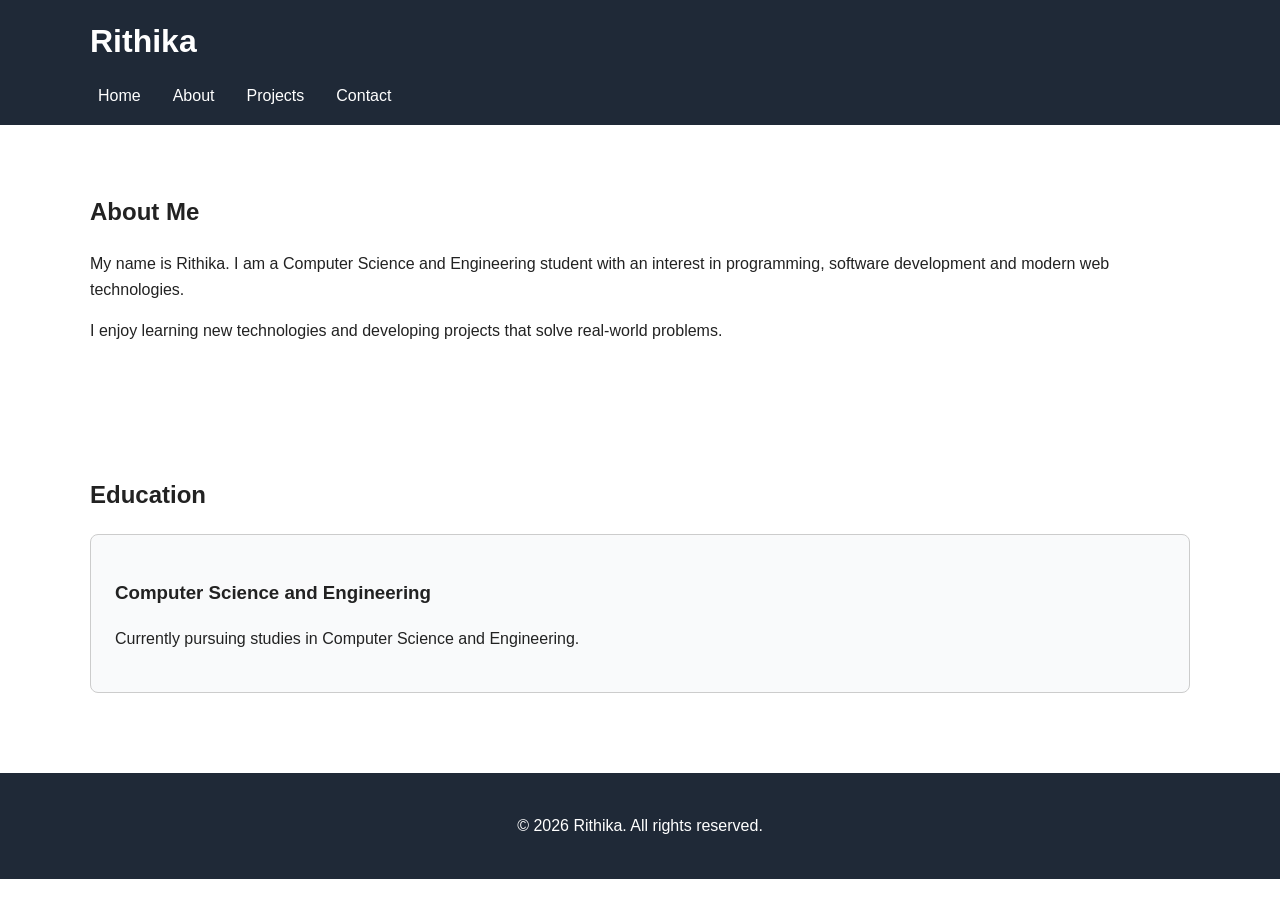
<file: portfolio/about.html>
<!DOCTYPE html>
<html lang="en">
<head>
    <meta charset="UTF-8">
    <meta name="viewport" content="width=device-width, initial-scale=1.0">

    <title>About Rithika | Portfolio</title>

    <meta name="description"
          content="Learn about Rithika, a Computer Science and Engineering student.">
    <meta name="author" content="Rithika">

    <link rel="stylesheet" href="style.css">
</head>

<body>

<a class="skip-link" href="#main-content">Skip to main content</a>

<header class="site-header">
    <div class="container">
        <h1>Rithika</h1>

        <nav aria-label="Primary navigation">
            <ul class="nav-list">
                <li><a href="index.html">Home</a></li>
                <li><a href="about.html" aria-current="page">About</a></li>
                <li><a href="projects.html">Projects</a></li>
                <li><a href="contact.html">Contact</a></li>
            </ul>
        </nav>
    </div>
</header>

<main id="main-content">

    <section class="content-section" aria-labelledby="about-title">
        <div class="container">
            <h2 id="about-title">About Me</h2>

            <article>
                <p>
                    My name is Rithika. I am a Computer Science and Engineering
                    student with an interest in programming, software development
                    and modern web technologies.
                </p>

                <p>
                    I enjoy learning new technologies and developing projects
                    that solve real-world problems.
                </p>
            </article>
        </div>
    </section>

    <section class="content-section" aria-labelledby="education-title">
        <div class="container">
            <h2 id="education-title">Education</h2>

            <article class="card">
                <h3>Computer Science and Engineering</h3>
                <p>
                    Currently pursuing studies in Computer Science and Engineering.
                </p>
            </article>
        </div>
    </section>

</main>

<footer class="site-footer">
    <div class="container">
        <p>&copy; 2026 Rithika. All rights reserved.</p>
    </div>
</footer>

</body>
</html>
</file>
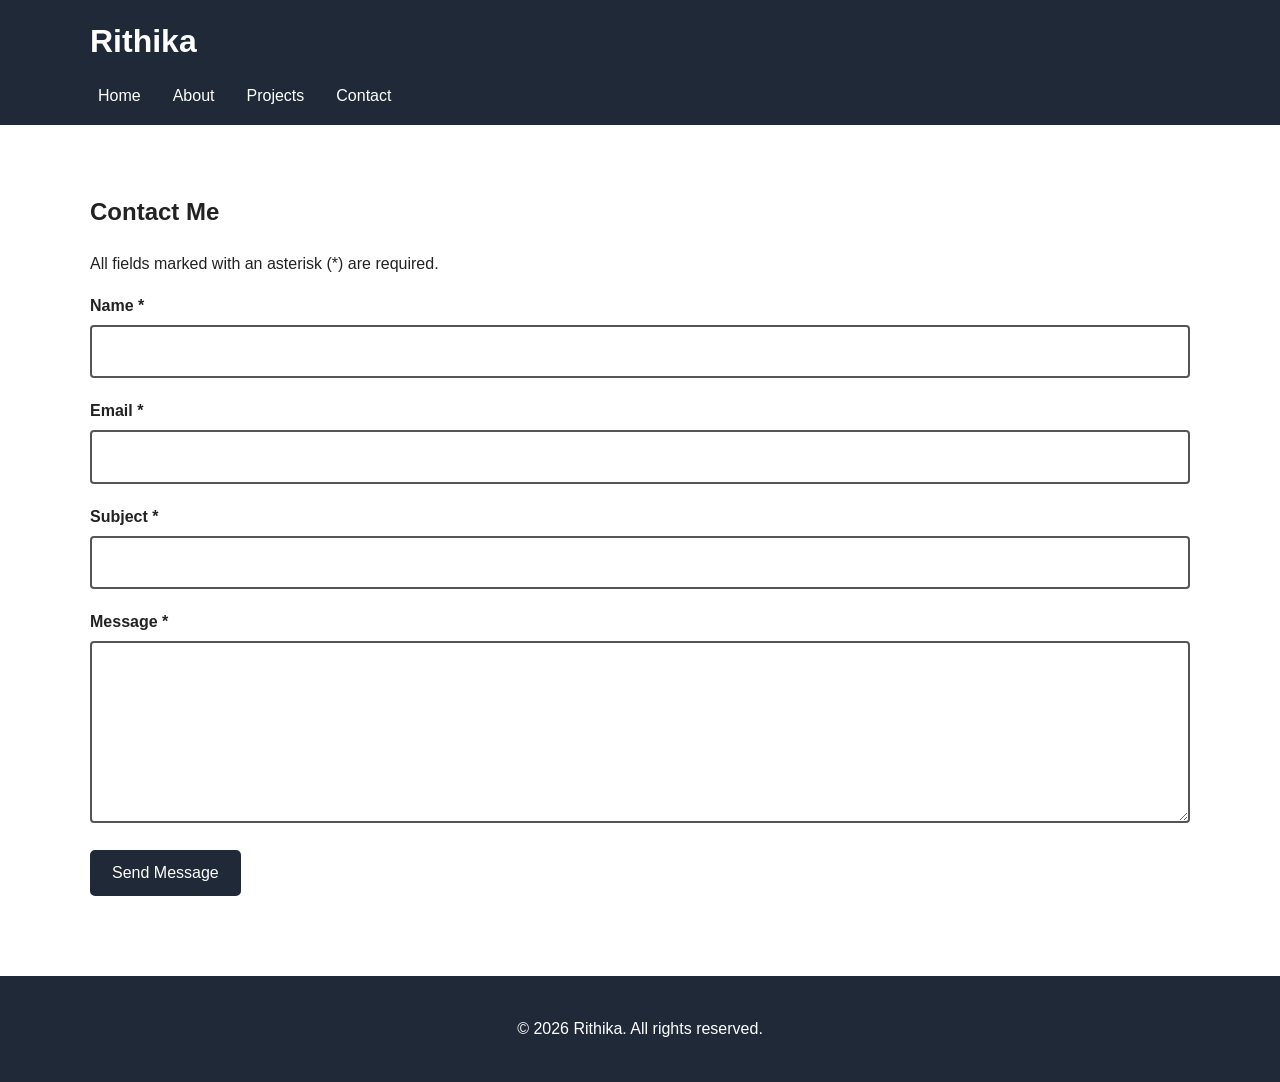
<file: portfolio/contact.html>
<!DOCTYPE html>
<html lang="en">
<head>
    <meta charset="UTF-8">
    <meta name="viewport" content="width=device-width, initial-scale=1.0">

    <title>Contact Rithika | Portfolio</title>

    <meta name="description"
          content="Contact Rithika through the accessible portfolio contact form.">
    <meta name="author" content="Rithika">

    <link rel="stylesheet" href="style.css">
</head>

<body>

<a class="skip-link" href="#main-content">Skip to main content</a>

<header class="site-header">
    <div class="container">
        <h1>Rithika</h1>

        <nav aria-label="Primary navigation">
            <ul class="nav-list">
                <li><a href="index.html">Home</a></li>
                <li><a href="about.html">About</a></li>
                <li><a href="projects.html">Projects</a></li>
                <li><a href="contact.html" aria-current="page">Contact</a></li>
            </ul>
        </nav>
    </div>
</header>

<main id="main-content">

    <section class="content-section" aria-labelledby="contact-title">
        <div class="container">

            <h2 id="contact-title">Contact Me</h2>

            <form action="#" method="post" aria-describedby="form-description">

                <p id="form-description">
                    All fields marked with an asterisk (*) are required.
                </p>

                <div class="form-group">
                    <label for="name">Name *</label>
                    <input
                        type="text"
                        id="name"
                        name="name"
                        autocomplete="name"
                        required
                        aria-required="true">
                </div>

                <div class="form-group">
                    <label for="email">Email *</label>
                    <input
                        type="email"
                        id="email"
                        name="email"
                        autocomplete="email"
                        required
                        aria-required="true">
                </div>

                <div class="form-group">
                    <label for="subject">Subject *</label>
                    <input
                        type="text"
                        id="subject"
                        name="subject"
                        required
                        aria-required="true">
                </div>

                <div class="form-group">
                    <label for="message">Message *</label>
                    <textarea
                        id="message"
                        name="message"
                        rows="6"
                        required
                        aria-required="true"></textarea>
                </div>

                <button type="submit">Send Message</button>

            </form>

        </div>
    </section>

</main>

<footer class="site-footer">
    <div class="container">
        <p>&copy; 2026 Rithika. All rights reserved.</p>
    </div>
</footer>

</body>
</html>
</file>
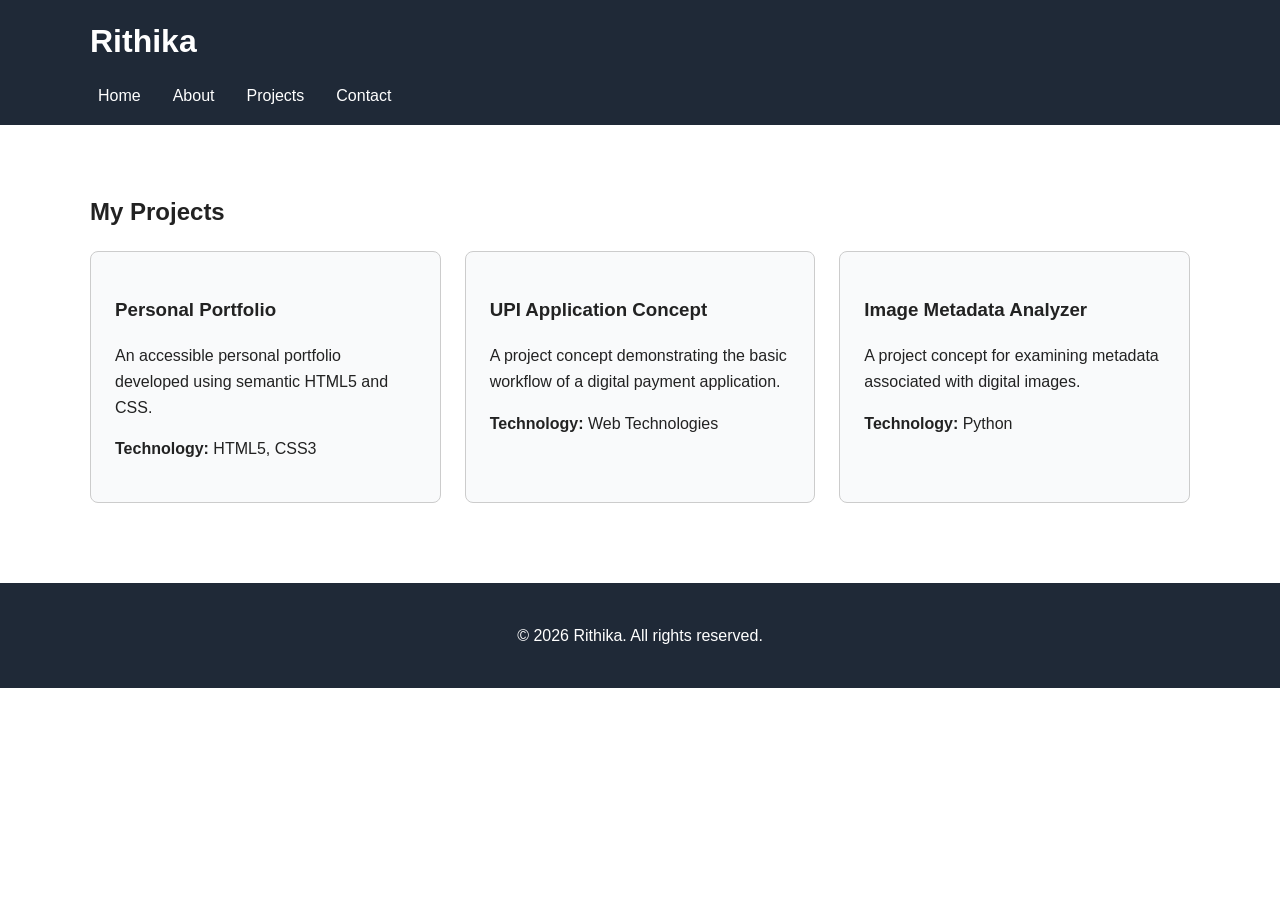
<file: portfolio/projects.html>
<!DOCTYPE html>
<html lang="en">
<head>
    <meta charset="UTF-8">
    <meta name="viewport" content="width=device-width, initial-scale=1.0">

    <title>Projects | Rithika Portfolio</title>

    <meta name="description"
          content="Explore projects created by Rithika using computer science and web development technologies.">
    <meta name="author" content="Rithika">

    <link rel="stylesheet" href="style.css">
</head>

<body>

<a class="skip-link" href="#main-content">Skip to main content</a>

<header class="site-header">
    <div class="container">
        <h1>Rithika</h1>

        <nav aria-label="Primary navigation">
            <ul class="nav-list">
                <li><a href="index.html">Home</a></li>
                <li><a href="about.html">About</a></li>
                <li>
                    <a href="projects.html" aria-current="page">Projects</a>
                </li>
                <li><a href="contact.html">Contact</a></li>
            </ul>
        </nav>
    </div>
</header>

<main id="main-content">

    <section class="content-section" aria-labelledby="projects-title">
        <div class="container">

            <h2 id="projects-title">My Projects</h2>

            <div class="card-grid">

                <article class="card">
                    <h3>Personal Portfolio</h3>
                    <p>
                        An accessible personal portfolio developed using
                        semantic HTML5 and CSS.
                    </p>
                    <p><strong>Technology:</strong> HTML5, CSS3</p>
                </article>

                <article class="card">
                    <h3>UPI Application Concept</h3>
                    <p>
                        A project concept demonstrating the basic workflow
                        of a digital payment application.
                    </p>
                    <p><strong>Technology:</strong> Web Technologies</p>
                </article>

                <article class="card">
                    <h3>Image Metadata Analyzer</h3>
                    <p>
                        A project concept for examining metadata associated
                        with digital images.
                    </p>
                    <p><strong>Technology:</strong> Python</p>
                </article>

            </div>
        </div>
    </section>

</main>

<footer class="site-footer">
    <div class="container">
        <p>&copy; 2026 Rithika. All rights reserved.</p>
    </div>
</footer>

</body>
</html>
</file>
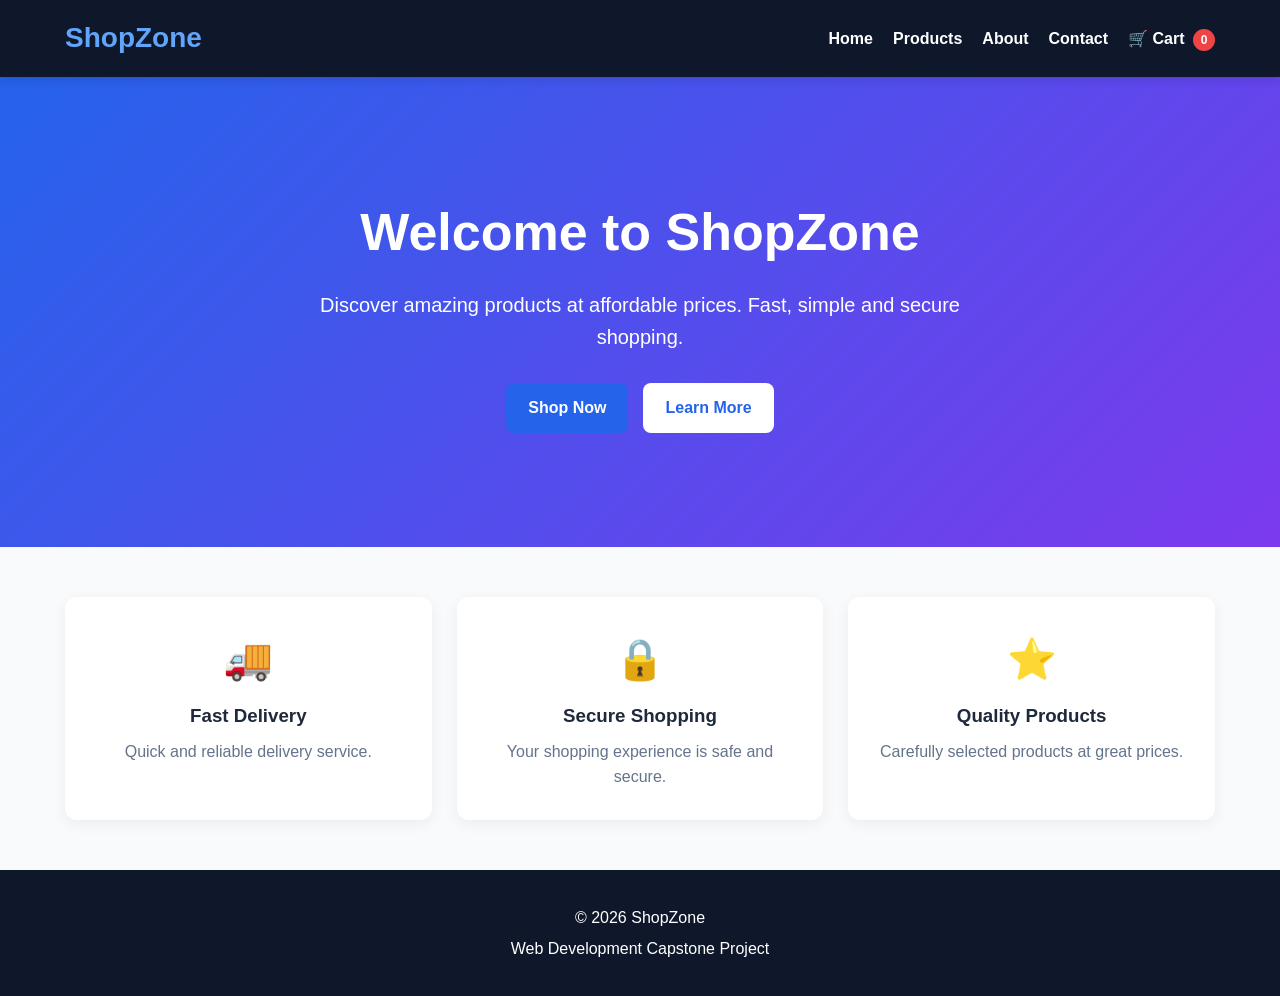
<file: stack/full stack.html>
<!DOCTYPE html>
<html lang="en">

<head>

    <meta charset="UTF-8">

    <meta name="viewport"
          content="width=device-width, initial-scale=1.0">

    <meta name="description"
          content="ShopZone - Modern E-Commerce Product Catalog">

    <meta name="theme-color"
          content="#2563eb">

    <title>ShopZone | E-Commerce Store</title>

    <style>

        /* ==============================
           GLOBAL
        ============================== */

        * {
            margin: 0;
            padding: 0;
            box-sizing: border-box;
        }

        :root {
            --primary: #2563eb;
            --primary-dark: #1d4ed8;
            --dark: #0f172a;
            --gray: #64748b;
            --light: #f8fafc;
            --white: #ffffff;
            --danger: #dc2626;
            --success: #16a34a;
            --border: #e2e8f0;
        }

        html {
            scroll-behavior: smooth;
        }

        body {
            font-family:
                Arial,
                Helvetica,
                sans-serif;

            background: var(--light);

            color: #1e293b;

            line-height: 1.6;
        }

        button,
        input,
        select {
            font: inherit;
        }

        /* ==============================
           HEADER
        ============================== */

        header {
            background: var(--dark);

            position: sticky;

            top: 0;

            z-index: 1000;

            box-shadow:
                0 2px 10px
                rgba(0, 0, 0, 0.15);
        }

        .navbar {
            max-width: 1200px;

            margin: auto;

            padding: 16px 25px;

            display: flex;

            align-items: center;

            justify-content: space-between;
        }

        .logo {
            color: #60a5fa;

            font-size: 28px;

            font-weight: bold;
        }

        .nav-links {
            display: flex;

            align-items: center;

            gap: 20px;
        }

        .nav-links a {
            color: white;

            text-decoration: none;

            font-weight: bold;

            transition: 0.3s;
        }

        .nav-links a:hover {
            color: #60a5fa;
        }

        .cart-badge {
            background: #ef4444;

            color: white;

            border-radius: 50%;

            min-width: 22px;

            height: 22px;

            display: inline-flex;

            align-items: center;

            justify-content: center;

            font-size: 12px;

            margin-left: 4px;
        }

        /* ==============================
           HERO
        ============================== */

        .hero {
            min-height: 470px;

            padding: 60px 25px;

            display: flex;

            flex-direction: column;

            justify-content: center;

            align-items: center;

            text-align: center;

            color: white;

            background:
                linear-gradient(
                    135deg,
                    #2563eb,
                    #7c3aed
                );
        }

        .hero h1 {
            font-size: 52px;

            margin-bottom: 15px;
        }

        .hero p {
            font-size: 20px;

            max-width: 650px;

            margin-bottom: 30px;
        }

        .hero-buttons {
            display: flex;

            gap: 15px;

            flex-wrap: wrap;

            justify-content: center;
        }

        /* ==============================
           BUTTONS
        ============================== */

        .btn {
            border: none;

            border-radius: 8px;

            padding: 12px 22px;

            background: var(--primary);

            color: white;

            font-weight: bold;

            cursor: pointer;

            text-decoration: none;

            display: inline-block;

            transition: 0.3s;
        }

        .btn:hover {
            background: var(--primary-dark);

            transform: translateY(-2px);
        }

        .btn-secondary {
            background: white;

            color: var(--primary);
        }

        .btn-secondary:hover {
            background: #f1f5f9;
        }

        .btn-danger {
            background: var(--danger);
        }

        .btn-danger:hover {
            background: #b91c1c;
        }

        .btn-success {
            background: var(--success);
        }

        /* ==============================
           FEATURES
        ============================== */

        .features {
            max-width: 1200px;

            margin: auto;

            padding: 50px 25px;

            display: grid;

            grid-template-columns:
                repeat(
                    3,
                    1fr
                );

            gap: 25px;
        }

        .feature {
            background: white;

            padding: 30px;

            text-align: center;

            border-radius: 12px;

            box-shadow:
                0 4px 15px
                rgba(0, 0, 0, 0.06);
        }

        .feature-icon {
            font-size: 40px;

            margin-bottom: 10px;
        }

        .feature h3 {
            margin-bottom: 8px;
        }

        .feature p {
            color: var(--gray);
        }

        /* ==============================
           PRODUCTS
        ============================== */

        .section {
            max-width: 1200px;

            margin: auto;

            padding: 60px 25px;
        }

        .section-title {
            text-align: center;

            font-size: 36px;

            margin-bottom: 35px;
        }

        .controls {
            display: flex;

            gap: 15px;

            margin-bottom: 35px;

            flex-wrap: wrap;
        }

        .search {
            flex: 1;

            min-width: 250px;

            padding: 14px 16px;

            border: 1px solid var(--border);

            border-radius: 8px;

            outline: none;

            background: white;
        }

        .search:focus {
            border-color: var(--primary);
        }

        .category {
            padding: 14px;

            border: 1px solid var(--border);

            border-radius: 8px;

            background: white;

            outline: none;
        }

        .product-grid {
            display: grid;

            grid-template-columns:
                repeat(
                    auto-fit,
                    minmax(240px, 1fr)
                );

            gap: 25px;
        }

        .product-card {
            background: white;

            border-radius: 14px;

            overflow: hidden;

            box-shadow:
                0 5px 20px
                rgba(0, 0, 0, 0.08);

            transition: 0.3s;
        }

        .product-card:hover {
            transform: translateY(-7px);

            box-shadow:
                0 10px 30px
                rgba(0, 0, 0, 0.14);
        }

        .product-image {
            width: 100%;

            height: 210px;

            object-fit: contain;

            background: #f8fafc;

            padding: 15px;
        }

        .product-content {
            padding: 20px;
        }

        .product-category {
            color: var(--primary);

            font-size: 13px;

            font-weight: bold;

            text-transform: uppercase;
        }

        .product-content h3 {
            margin: 8px 0;
        }

        .product-description {
            color: var(--gray);

            font-size: 14px;

            margin-bottom: 12px;
        }

        .product-bottom {
            display: flex;

            justify-content: space-between;

            align-items: center;

            gap: 10px;
        }

        .price {
            color: var(--primary);

            font-size: 20px;

            font-weight: bold;
        }

        /* ==============================
           PRODUCT DETAILS
        ============================== */

        .details {
            max-width: 1000px;

            margin: auto;

            padding: 60px 25px;
        }

        .details-card {
            background: white;

            border-radius: 15px;

            padding: 30px;

            display: grid;

            grid-template-columns:
                1fr 1fr;

            gap: 40px;

            box-shadow:
                0 5px 20px
                rgba(0, 0, 0, 0.08);
        }

        .details-image {
            width: 100%;

            height: 350px;

            object-fit: contain;

            background: #f8fafc;

            border-radius: 10px;
        }

        .details-info h2 {
            font-size: 34px;

            margin: 10px 0;
        }

        .details-price {
            color: var(--primary);

            font-size: 30px;

            font-weight: bold;

            margin: 15px 0;
        }

        .details-description {
            color: var(--gray);

            margin-bottom: 25px;
        }

        /* ==============================
           CART
        ============================== */

        .cart-section {
            max-width: 950px;

            margin: auto;

            padding: 60px 25px;

            min-height: 550px;
        }

        .cart-section h2 {
            text-align: center;

            font-size: 36px;

            margin-bottom: 35px;
        }

        .cart-item {
            background: white;

            padding: 20px;

            margin-bottom: 15px;

            border-radius: 12px;

            display: flex;

            align-items: center;

            justify-content: space-between;

            gap: 20px;

            box-shadow:
                0 3px 12px
                rgba(0, 0, 0, 0.06);
        }

        .cart-info h3 {
            margin-bottom: 5px;
        }

        .cart-info p {
            color: var(--primary);

            font-weight: bold;
        }

        .cart-actions {
            display: flex;

            align-items: center;

            gap: 10px;
        }

        .quantity {
            font-weight: bold;

            padding: 0 10px;
        }

        .cart-summary {
            background: white;

            margin-top: 25px;

            padding: 25px;

            border-radius: 12px;

            text-align: right;
        }

        .cart-summary h3 {
            font-size: 26px;

            margin-bottom: 15px;
        }

        .empty {
            text-align: center;

            color: var(--gray);

            padding: 50px;
        }

        /* ==============================
           CONTENT PAGES
        ============================== */

        .content-page {
            max-width: 900px;

            margin: auto;

            min-height: 550px;

            padding: 80px 25px;

            text-align: center;
        }

        .content-page h2 {
            color: var(--primary);

            font-size: 38px;

            margin-bottom: 25px;
        }

        .content-page p {
            color: var(--gray);

            font-size: 18px;

            line-height: 1.8;

            margin-bottom: 15px;
        }

        /* ==============================
           FOOTER
        ============================== */

        footer {
            background: var(--dark);

            color: white;

            text-align: center;

            padding: 30px 20px;
        }

        footer p {
            margin: 5px;
        }

        /* ==============================
           RESPONSIVE
        ============================== */

        @media (max-width: 800px) {

            .navbar {
                flex-direction: column;

                gap: 15px;
            }

            .nav-links {
                flex-wrap: wrap;

                justify-content: center;
            }

            .hero h1 {
                font-size: 38px;
            }

            .features {
                grid-template-columns: 1fr;
            }

            .details-card {
                grid-template-columns: 1fr;
            }

            .details-image {
                height: 280px;
            }

        }

        @media (max-width: 600px) {

            .hero {
                min-height: 400px;
            }

            .hero h1 {
                font-size: 32px;
            }

            .hero p {
                font-size: 17px;
            }

            .nav-links {
                gap: 12px;

                font-size: 14px;
            }

            .controls {
                flex-direction: column;
            }

            .search,
            .category {
                width: 100%;
            }

            .product-bottom {
                flex-direction: column;

                align-items: stretch;
            }

            .product-bottom .btn {
                width: 100%;

                text-align: center;
            }

            .cart-item {
                flex-direction: column;

                text-align: center;
            }

            .cart-actions {
                justify-content: center;
            }

        }

    </style>

</head>


<body>


<!-- =====================================
     NAVIGATION
====================================== -->

<header>

    <nav class="navbar">

        <div class="logo">
            ShopZone
        </div>

        <div class="nav-links">

            <a href="#home">
                Home
            </a>

            <a href="#products">
                Products
            </a>

            <a href="#about">
                About
            </a>

            <a href="#contact">
                Contact
            </a>

            <a href="#cart">
                🛒 Cart

                <span
                    id="cartCount"
                    class="cart-badge">

                    0

                </span>

            </a>

        </div>

    </nav>

</header>


<!-- =====================================
     APPLICATION AREA
====================================== -->

<main id="app"></main>


<!-- =====================================
     FOOTER
====================================== -->

<footer>

    <p>
        © 2026 ShopZone
    </p>

    <p>
        Web Development Capstone Project
    </p>

</footer>


<script>

    /* =====================================
       PRODUCT DATABASE
    ====================================== */

    const products = [

        {
            id: 1,
            name: "Wireless Headphones",
            category: "Electronics",
            price: 2499,
            image:
                "https://placehold.co/500x400?text=Headphones",
            description:
                "Premium wireless headphones with high-quality sound and comfortable ear cushions."
        },

        {
            id: 2,
            name: "Smart Watch",
            category: "Electronics",
            price: 3999,
            image:
                "https://placehold.co/500x400?text=Smart+Watch",
            description:
                "Modern smartwatch with fitness tracking, notifications and health monitoring."
        },

        {
            id: 3,
            name: "Laptop",
            category: "Electronics",
            price: 59999,
            image:
                "https://placehold.co/500x400?text=Laptop",
            description:
                "Powerful laptop suitable for students, professionals and entertainment."
        },

        {
            id: 4,
            name: "Smartphone",
            category: "Electronics",
            price: 29999,
            image:
                "https://placehold.co/500x400?text=Smartphone",
            description:
                "Feature-rich smartphone with a modern design and excellent performance."
        },

        {
            id: 5,
            name: "Bluetooth Speaker",
            category: "Audio",
            price: 1999,
            image:
                "https://placehold.co/500x400?text=Speaker",
            description:
                "Portable Bluetooth speaker with powerful audio and long battery life."
        },

        {
            id: 6,
            name: "Gaming Mouse",
            category: "Gaming",
            price: 1499,
            image:
                "https://placehold.co/500x400?text=Gaming+Mouse",
            description:
                "High precision gaming mouse designed for fast and accurate gameplay."
        },

        {
            id: 7,
            name: "Mechanical Keyboard",
            category: "Gaming",
            price: 2499,
            image:
                "https://placehold.co/500x400?text=Keyboard",
            description:
                "Mechanical keyboard with responsive keys and RGB lighting."
        },

        {
            id: 8,
            name: "Tablet",
            category: "Electronics",
            price: 18999,
            image:
                "https://placehold.co/500x400?text=Tablet",
            description:
                "Lightweight tablet perfect for study, work and entertainment."
        }

    ];


    /* =====================================
       CART
    ====================================== */

    let cart =
        JSON.parse(
            localStorage.getItem("shopzoneCart")
        ) || [];


    /* =====================================
       SAVE CART
    ====================================== */

    function saveCart() {

        localStorage.setItem(
            "shopzoneCart",
            JSON.stringify(cart)
        );

    }


    /* =====================================
       CART COUNT
    ====================================== */

    function updateCartCount() {

        const count =
            cart.reduce(
                (total, item) =>
                    total + item.quantity,
                0
            );

        document.getElementById(
            "cartCount"
        ).textContent = count;

    }


    /* =====================================
       ADD TO CART
    ====================================== */

    function addToCart(id) {

        const product =
            products.find(
                product => product.id === id
            );


        const existing =
            cart.find(
                item => item.id === id
            );


        if (existing) {

            existing.quantity++;

        }

        else {

            cart.push({

                ...product,

                quantity: 1

            });

        }


        saveCart();

        updateCartCount();

        alert(
            product.name +
            " added to cart!"
        );

    }


    /* =====================================
       REMOVE FROM CART
    ====================================== */

    function removeFromCart(id) {

        cart =
            cart.filter(
                item => item.id !== id
            );


        saveCart();

        updateCartCount();

        showCart();

    }


    /* =====================================
       CHANGE QUANTITY
    ====================================== */

    function changeQuantity(
        id,
        change
    ) {

        const item =
            cart.find(
                item => item.id === id
            );


        if (!item) {
            return;
        }


        item.quantity += change;


        if (item.quantity <= 0) {

            removeFromCart(id);

            return;

        }


        saveCart();

        updateCartCount();

        showCart();

    }


    /* =====================================
       ROUTER
    ====================================== */

    function router() {

        const route =
            location.hash
                .substring(1)
                .split("/");


        const page = route[0] || "home";

        const id =
            parseInt(route[1]);


        if (page === "home") {

            showHome();

        }

        else if (page === "products") {

            showProducts();

        }

        else if (page === "product") {

            showProductDetails(id);

        }

        else if (page === "cart") {

            showCart();

        }

        else if (page === "about") {

            showAbout();

        }

        else if (page === "contact") {

            showContact();

        }

        else {

            showHome();

        }

    }


    /* =====================================
       HOME
    ====================================== */

    function showHome() {

        document.getElementById(
            "app"
        ).innerHTML = `

            <section class="hero">

                <h1>
                    Welcome to ShopZone
                </h1>

                <p>
                    Discover amazing products
                    at affordable prices.
                    Fast, simple and secure shopping.
                </p>

                <div class="hero-buttons">

                    <a
                        href="#products"
                        class="btn">

                        Shop Now

                    </a>

                    <a
                        href="#about"
                        class="btn btn-secondary">

                        Learn More

                    </a>

                </div>

            </section>


            <section class="features">

                <div class="feature">

                    <div class="feature-icon">
                        🚚
                    </div>

                    <h3>
                        Fast Delivery
                    </h3>

                    <p>
                        Quick and reliable
                        delivery service.
                    </p>

                </div>


                <div class="feature">

                    <div class="feature-icon">
                        🔒
                    </div>

                    <h3>
                        Secure Shopping
                    </h3>

                    <p>
                        Your shopping experience
                        is safe and secure.
                    </p>

                </div>


                <div class="feature">

                    <div class="feature-icon">
                        ⭐
                    </div>

                    <h3>
                        Quality Products
                    </h3>

                    <p>
                        Carefully selected products
                        at great prices.
                    </p>

                </div>

            </section>

        `;

    }


    /* =====================================
       PRODUCTS
    ====================================== */

    function showProducts() {

        document.getElementById(
            "app"
        ).innerHTML = `

            <section class="section">

                <h2 class="section-title">
                    Our Products
                </h2>


                <div class="controls">

                    <input
                        type="text"
                        id="searchInput"
                        class="search"
                        placeholder="Search products..."
                    >


                    <select
                        id="categorySelect"
                        class="category">

                        <option value="all">
                            All Categories
                        </option>

                        <option value="Electronics">
                            Electronics
                        </option>

                        <option value="Audio">
                            Audio
                        </option>

                        <option value="Gaming">
                            Gaming
                        </option>

                    </select>

                </div>


                <div
                    id="productGrid"
                    class="product-grid">

                </div>

            </section>

        `;


        displayProducts(products);


        document.getElementById(
            "searchInput"
        ).addEventListener(
            "input",
            filterProducts
        );


        document.getElementById(
            "categorySelect"
        ).addEventListener(
            "change",
            filterProducts
        );

    }


    /* =====================================
       DISPLAY PRODUCTS
    ====================================== */

    function displayProducts(
        list
    ) {

        const grid =
            document.getElementById(
                "productGrid"
            );


        if (list.length === 0) {

            grid.innerHTML = `

                <div class="empty">

                    <h3>
                        No products found
                    </h3>

                    <p>
                        Try another search.
                    </p>

                </div>

            `;

            return;

        }


        grid.innerHTML =
            list.map(
                product => `

                <article
                    class="product-card">

                    <img
                        class="product-image"
                        src="${product.image}"
                        alt="${product.name}"
                        loading="lazy"
                    >


                    <div
                        class="product-content">

                        <span
                            class="product-category">

                            ${product.category}

                        </span>


                        <h3>
                            ${product.name}
                        </h3>


                        <p
                            class="product-description">

                            ${product.description}

                        </p>


                        <div
                            class="product-bottom">

                            <span
                                class="price">

                                ₹${product.price.toLocaleString("en-IN")}

                            </span>


                            <button
                                class="btn"
                                onclick="addToCart(${product.id})">

                                Add to Cart

                            </button>

                        </div>

                    </div>

                </article>

            `
            ).join("");

    }


    /* =====================================
       FILTER PRODUCTS
    ====================================== */

    function filterProducts() {

        const search =
            document.getElementById(
                "searchInput"
            ).value
                .toLowerCase();


        const category =
            document.getElementById(
                "categorySelect"
            ).value;


        const filtered =
            products.filter(
                product => {

                    const matchesSearch =
                        product.name
                            .toLowerCase()
                            .includes(search);


                    const matchesCategory =
                        category === "all"
                        ||
                        product.category === category;


                    return (
                        matchesSearch
                        &&
                        matchesCategory
                    );

                }
            );


        displayProducts(filtered);

    }


    /* =====================================
       PRODUCT DETAILS
    ====================================== */

    function showProductDetails(id) {

        const product =
            products.find(
                item => item.id === id
            );


        if (!product) {

            showProducts();

            return;

        }


        document.getElementById(
            "app"
        ).innerHTML = `

            <section class="details">

                <div class="details-card">

                    <img
                        class="details-image"
                        src="${product.image}"
                        alt="${product.name}"
                    >


                    <div class="details-info">

                        <span
                            class="product-category">

                            ${product.category}

                        </span>


                        <h2>
                            ${product.name}
                        </h2>


                        <p
                            class="details-price">

                            ₹${product.price.toLocaleString("en-IN")}

                        </p>


                        <p
                            class="details-description">

                            ${product.description}

                        </p>


                        <button
                            class="btn"
                            onclick="addToCart(${product.id})">

                            Add to Cart

                        </button>


                        <br><br>


                        <a
                            href="#products">

                            ← Back to Products

                        </a>

                    </div>

                </div>

            </section>

        `;

    }


    /* =====================================
       CART PAGE
    ====================================== */

    function showCart() {

        let total = 0;


        if (cart.length === 0) {

            document.getElementById(
                "app"
            ).innerHTML = `

                <section
                    class="cart-section">

                    <h2>
                        Shopping Cart
                    </h2>

                    <div class="empty">

                        <h3>
                            Your cart is empty.
                        </h3>

                        <p>
                            Add some products
                            to get started.
                        </p>

                        <br>

                        <a
                            href="#products"
                            class="btn">

                            Browse Products

                        </a>

                    </div>

                </section>

            `;

            return;

        }


        const items =
            cart.map(
                item => {

                    const itemTotal =
                        item.price *
                        item.quantity;


                    total += itemTotal;


                    return `

                        <div
                            class="cart-item">

                            <div
                                class="cart-info">

                                <h3>
                                    ${item.name}
                                </h3>

                                <p>
                                    ₹${item.price.toLocaleString("en-IN")}
                                </p>

                            </div>


                            <div
                                class="cart-actions">

                                <button
                                    class="btn"
                                    onclick="changeQuantity(${item.id}, -1)">

                                    −

                                </button>


                                <span
                                    class="quantity">

                                    ${item.quantity}

                                </span>


                                <button
                                    class="btn"
                                    onclick="changeQuantity(${item.id}, 1)">

                                    +

                                </button>


                                <button
                                    class="btn btn-danger"
                                    onclick="removeFromCart(${item.id})">

                                    Remove

                                </button>

                            </div>

                        </div>

                    `;

                }
            ).join("");


        document.getElementById(
            "app"
        ).innerHTML = `

            <section class="cart-section">

                <h2>
                    Shopping Cart
                </h2>


                ${items}


                <div
                    class="cart-summary">

                    <h3>

                        Total:
                        ₹${total.toLocaleString("en-IN")}

                    </h3>


                    <button
                        class="btn btn-success"
                        onclick="checkout()">

                        Checkout

                    </button>

                </div>

            </section>

        `;

    }


    /* =====================================
       CHECKOUT
    ====================================== */

    function checkout() {

        alert(
            "Order placed successfully! Thank you for shopping with ShopZone."
        );


        cart = [];


        saveCart();

        updateCartCount();

        showCart();

    }


    /* =====================================
       ABOUT
    ====================================== */

    function showAbout() {

        document.getElementById(
            "app"
        ).innerHTML = `

            <section
                class="content-page">

                <h2>
                    About ShopZone
                </h2>


                <p>
                    ShopZone is a modern
                    e-commerce product catalog
                    created as a Web Development
                    Capstone Project.
                </p>


                <p>
                    The application demonstrates
                    responsive web design,
                    client-side routing,
                    dynamic product rendering,
                    search and filtering,
                    shopping cart functionality
                    and browser localStorage.
                </p>


                <p>
                    The project is designed to be
                    lightweight, responsive and
                    ready for deployment.
                </p>

            </section>

        `;

    }


    /* =====================================
       CONTACT
    ====================================== */

    function showContact() {

        document.getElementById(
            "app"
        ).innerHTML = `

            <section
                class="content-page">

                <h2>
                    Contact Us
                </h2>


                <p>
                    📧 Email:
                    support@shopzone.com
                </p>


                <p>
                    📞 Phone:
                    +91 98765 43210
                </p>


                <p>
                    📍 Location:
                    Chennai, India
                </p>


                <br>


                <a
                    href="#home"
                    class="btn">

                    Back to Home

                </a>

            </section>

        `;

    }


    /* =====================================
       ROUTING
    ====================================== */

    window.addEventListener(
        "hashchange",
        router
    );


    /* =====================================
       INITIALIZE APPLICATION
    ====================================== */

    window.addEventListener(
        "load",
        function() {

            updateCartCount();

            router();

        }
    );

</script>


</body>

</html>
</file>
<file: portfolio/style.css>
* {
    box-sizing: border-box;
}

html {
    scroll-behavior: smooth;
}

body {
    margin: 0;
    font-family: Arial, Helvetica, sans-serif;
    line-height: 1.6;
    background: #ffffff;
    color: #222222;
}

.container {
    width: min(1100px, 92%);
    margin: auto;
}

.site-header {
    background: #1f2937;
    color: #ffffff;
    padding: 1rem 0;
}

.site-header h1 {
    margin: 0;
}

.nav-list {
    display: flex;
    flex-wrap: wrap;
    gap: 1rem;
    list-style: none;
    padding: 0;
    margin: 1rem 0 0;
}

.nav-list a {
    color: #ffffff;
    text-decoration: none;
    padding: 0.5rem;
}

.nav-list a:hover,
.nav-list a:focus {
    text-decoration: underline;
}

.nav-list a:focus,
.button:focus,
button:focus,
input:focus,
textarea:focus {
    outline: 3px solid #f59e0b;
    outline-offset: 3px;
}

.skip-link {
    position: absolute;
    left: 1rem;
    top: -100px;
    background: #000000;
    color: #ffffff;
    padding: 0.75rem 1rem;
    z-index: 100;
}

.skip-link:focus {
    top: 1rem;
}

.hero {
    padding: 5rem 0;
    background: #e5e7eb;
}

.hero h2 {
    font-size: 2.5rem;
    margin-top: 0;
}

.button,
button {
    display: inline-block;
    background: #1f2937;
    color: #ffffff;
    padding: 0.75rem 1.25rem;
    border: 2px solid #1f2937;
    border-radius: 5px;
    text-decoration: none;
    font-size: 1rem;
    cursor: pointer;
}

.button:hover,
button:hover {
    background: #374151;
}

.content-section {
    padding: 3rem 0;
}

.card-grid {
    display: grid;
    grid-template-columns: repeat(auto-fit, minmax(240px, 1fr));
    gap: 1.5rem;
}

.card {
    padding: 1.5rem;
    border: 1px solid #cccccc;
    border-radius: 8px;
    background: #f9fafb;
}

.form-group {
    margin-bottom: 1.25rem;
}

label {
    display: block;
    font-weight: bold;
    margin-bottom: 0.4rem;
}

input,
textarea {
    width: 100%;
    padding: 0.75rem;
    border: 2px solid #555555;
    border-radius: 4px;
    font: inherit;
}

.site-footer {
    background: #1f2937;
    color: #ffffff;
    text-align: center;
    padding: 1.5rem 0;
    margin-top: 2rem;
}

@media (max-width: 600px) {
    .hero h2 {
        font-size: 2rem;
    }

    .nav-list {
        flex-direction: column;
    }
}

@media (prefers-reduced-motion: reduce) {
    html {
        scroll-behavior: auto;
    }
}
</file>
